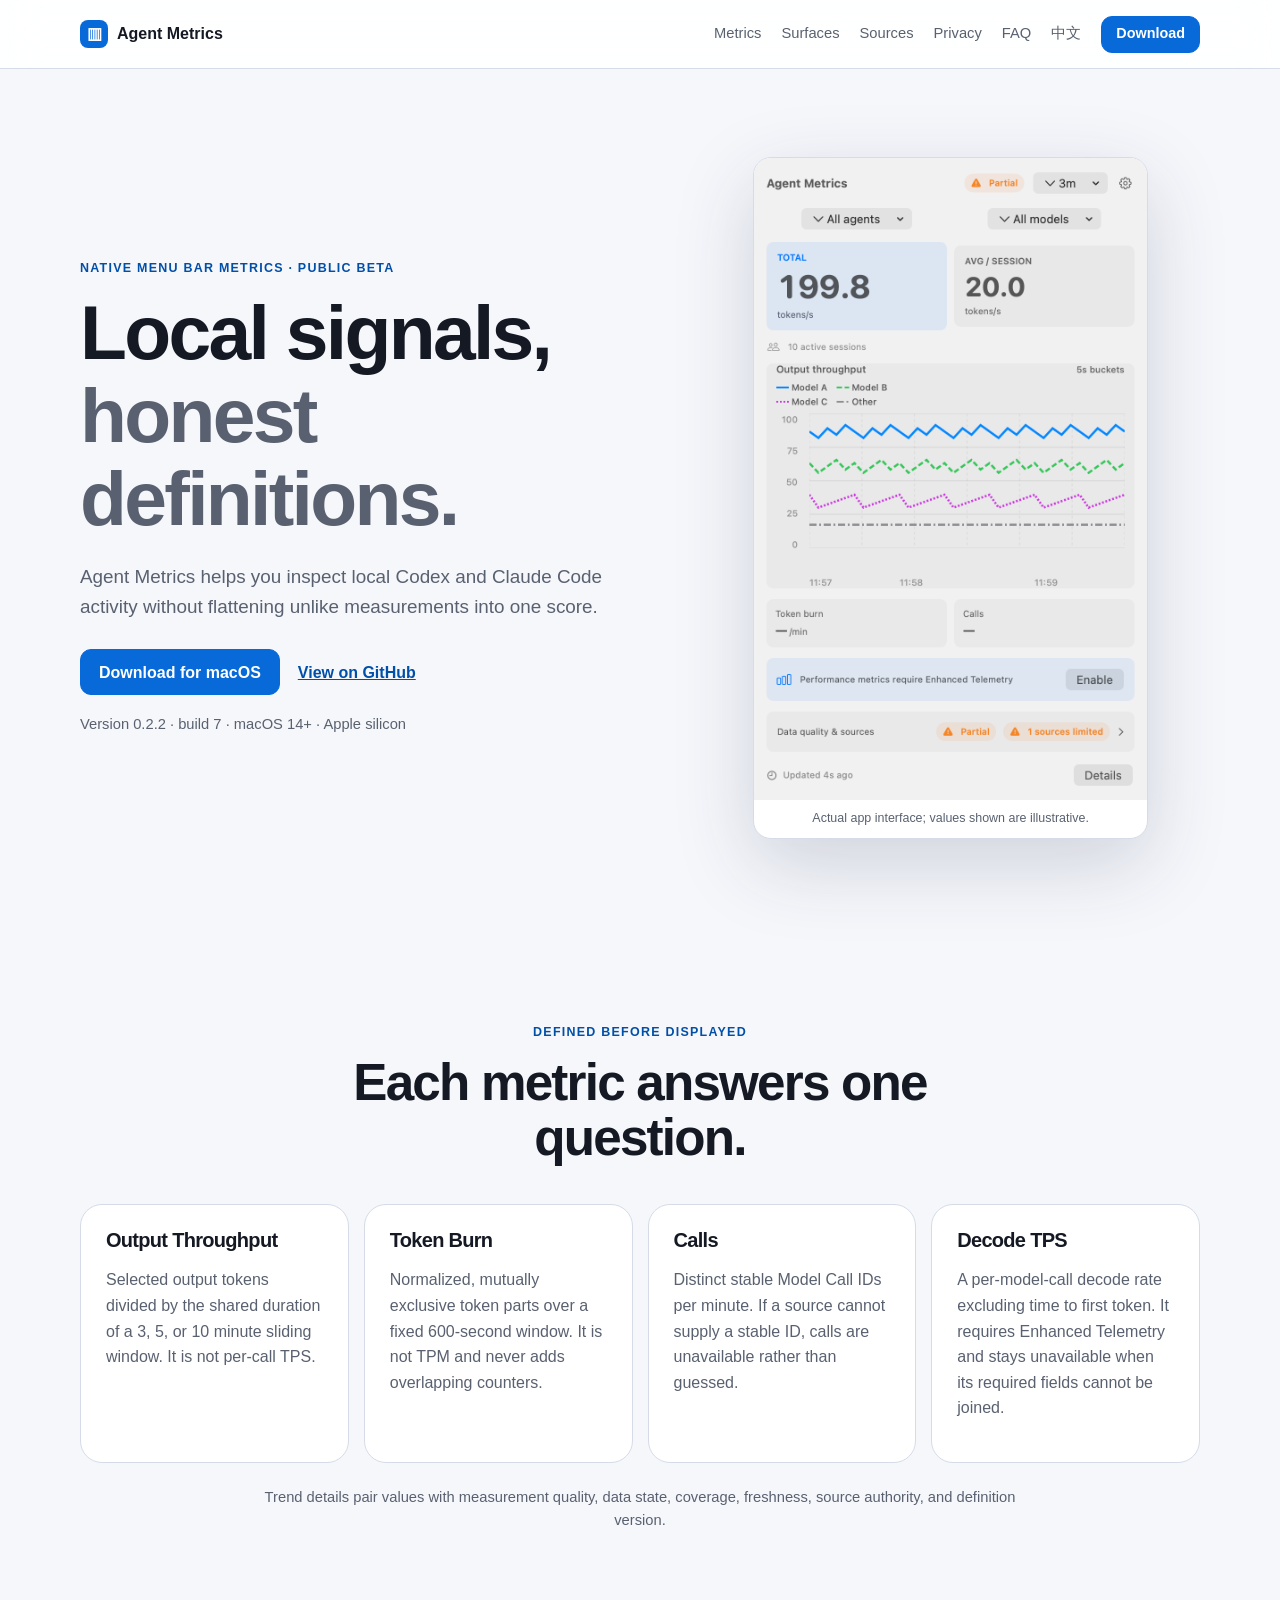
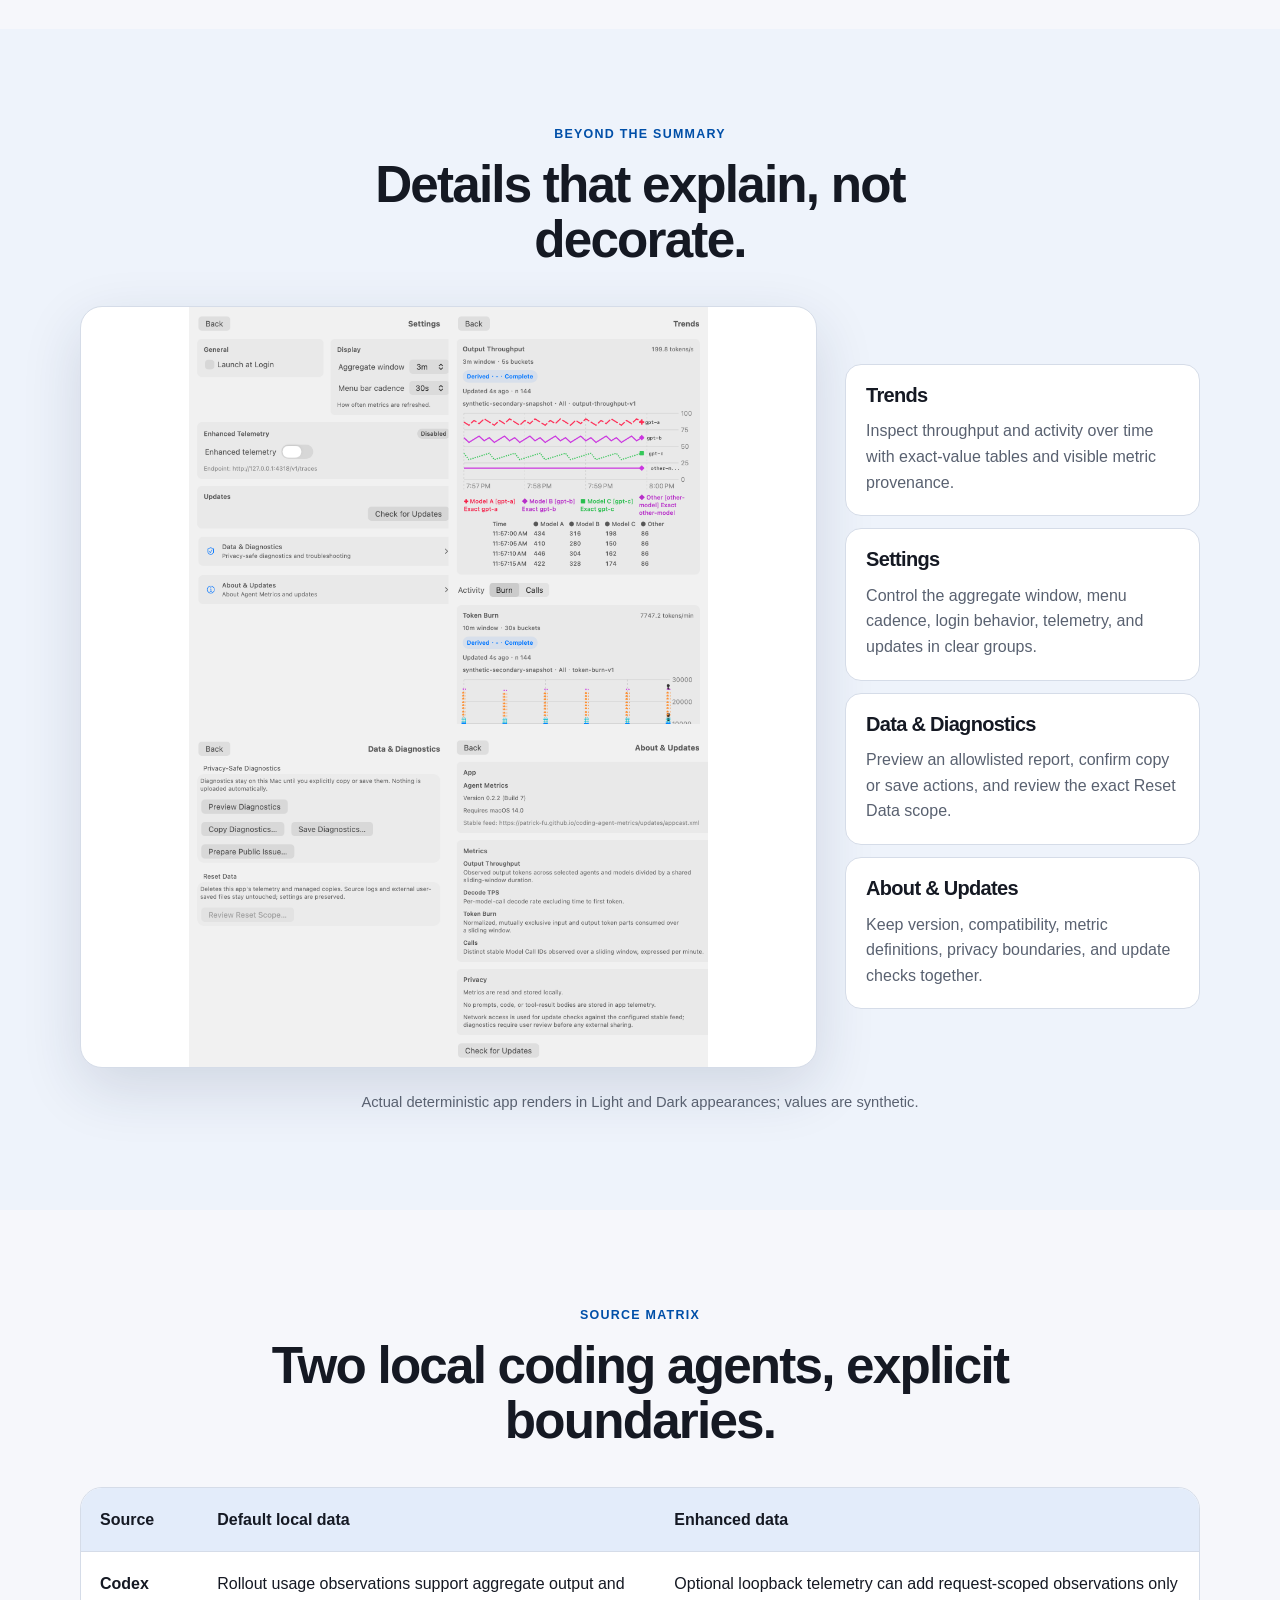
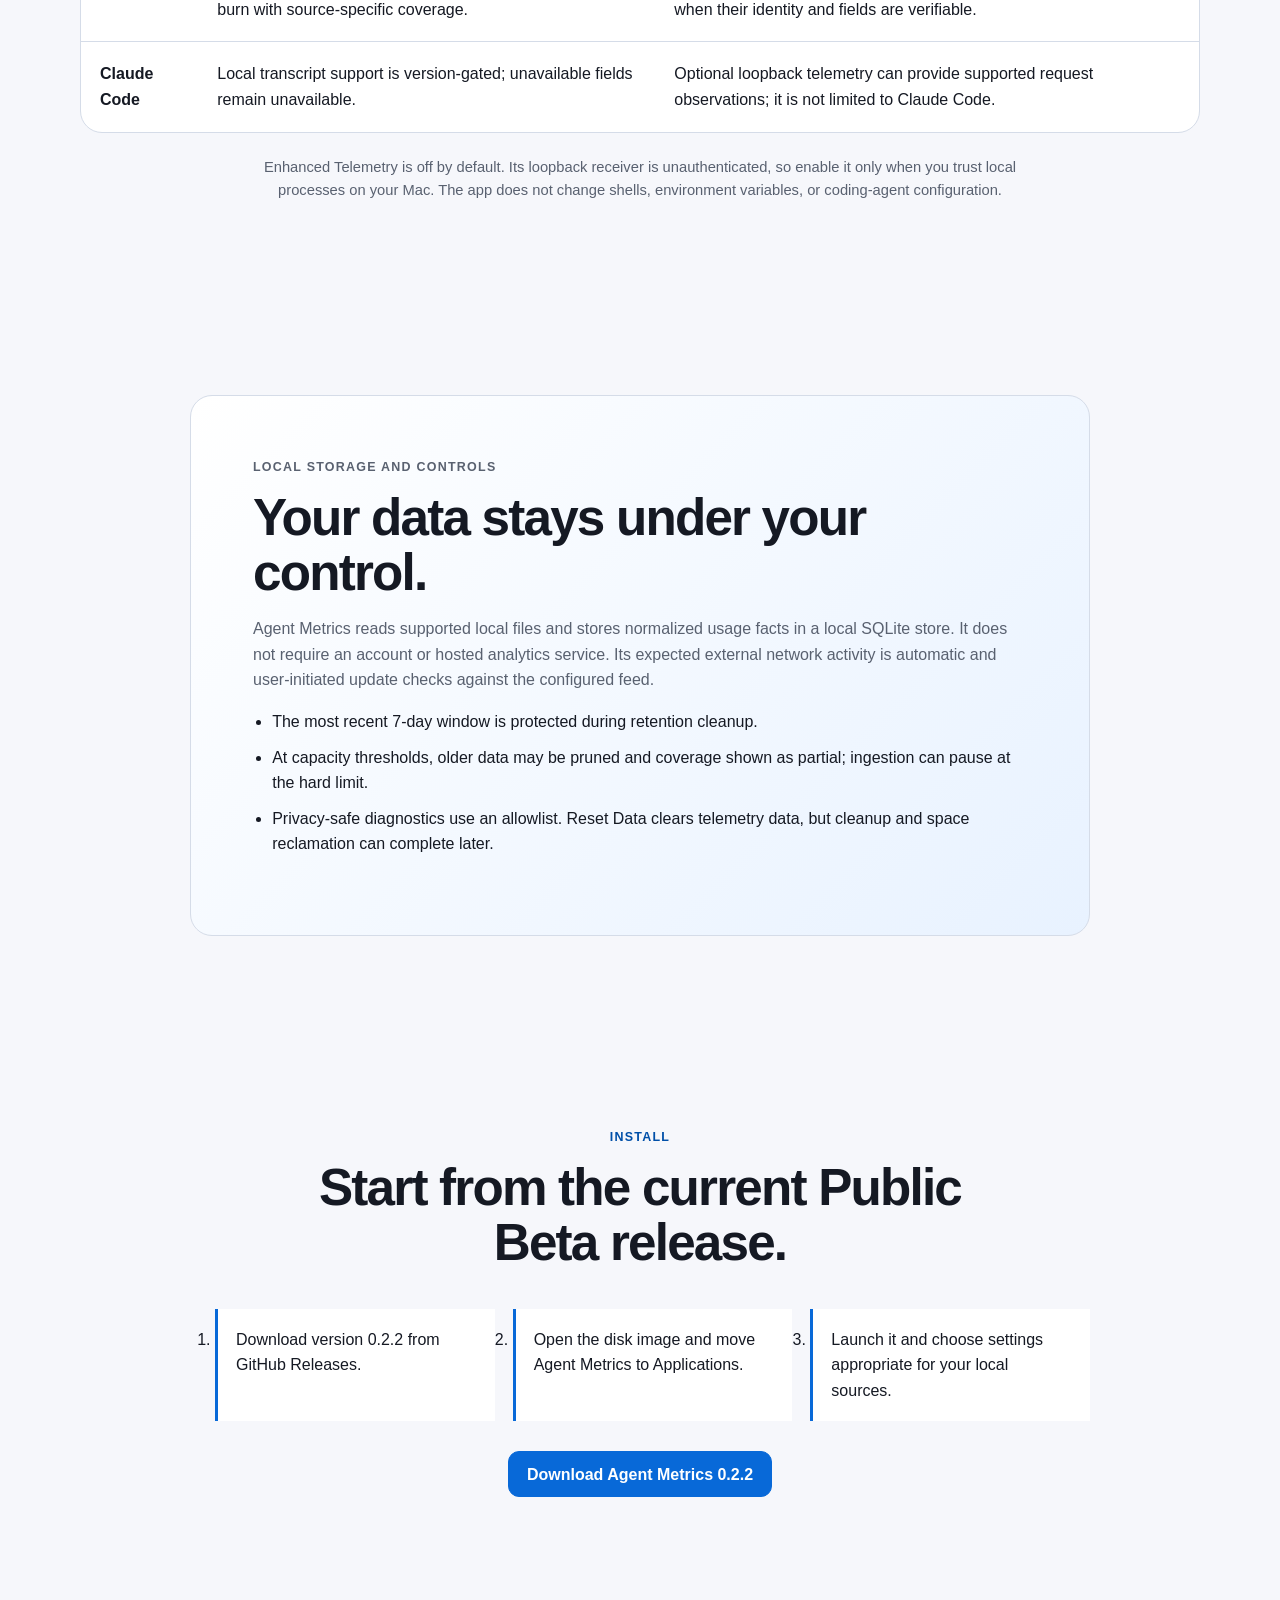
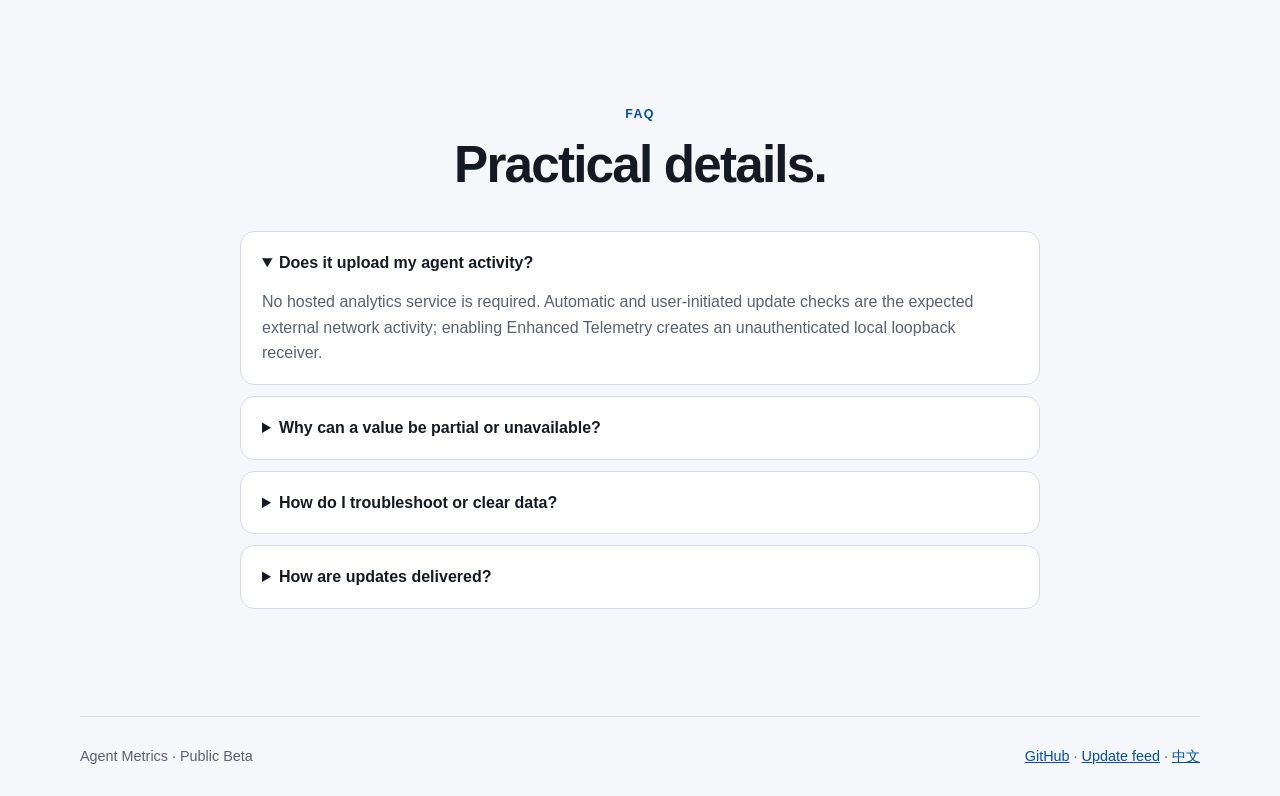
<file: index.html>
<!doctype html>
<html lang="en">
<head>
  <meta charset="utf-8">
  <meta name="viewport" content="width=device-width, initial-scale=1">
  <title>Agent Metrics — local coding-agent metrics for macOS</title>
  <meta name="description" content="A native macOS menu bar app for precise local coding-agent metrics: output throughput, token burn, calls, and optional request timing.">
  <meta name="theme-color" content="#f6f7fb">
  <meta property="og:type" content="website">
  <meta property="og:title" content="Agent Metrics for macOS">
  <meta property="og:description" content="Precise, local metrics for coding agents.">
  <meta property="og:image" content="https://patrick-fu.github.io/agent-metrics-macos/assets/og-image.png">
  <meta property="og:url" content="https://patrick-fu.github.io/agent-metrics-macos/">
  <meta name="twitter:card" content="summary_large_image">
  <meta name="twitter:title" content="Agent Metrics for macOS">
  <meta name="twitter:description" content="Precise, local metrics for coding agents.">
  <meta name="twitter:image" content="https://patrick-fu.github.io/agent-metrics-macos/assets/og-image.png">
  <link rel="canonical" href="https://patrick-fu.github.io/agent-metrics-macos/">
  <link rel="alternate" hreflang="en" href="https://patrick-fu.github.io/agent-metrics-macos/">
  <link rel="alternate" hreflang="zh-CN" href="https://patrick-fu.github.io/agent-metrics-macos/zh.html">
  <link rel="alternate" hreflang="x-default" href="https://patrick-fu.github.io/agent-metrics-macos/">
  <link rel="icon" href="assets/favicon.svg" type="image/svg+xml">
  <link rel="manifest" href="site.webmanifest">
  <link rel="stylesheet" href="styles.css">
  <script type="application/ld+json">{"@context":"https://schema.org","@type":"SoftwareApplication","name":"Agent Metrics","applicationCategory":"DeveloperApplication","operatingSystem":"macOS 14+","downloadUrl":"https://github.com/patrick-fu/agent-metrics-macos/releases/download/v0.2.2/AgentMetrics-0.2.2.dmg","softwareVersion":"0.2.2"}</script>
</head>
<body>
  <a class="skip-link" href="#content">Skip to content</a>
  <header class="site-header"><nav class="nav shell" aria-label="Primary navigation">
    <a class="brand" href="#top"><span class="brand-mark" aria-hidden="true">▥</span>Agent Metrics</a>
    <div class="nav-links"><a href="#metrics">Metrics</a><a href="#surfaces">Surfaces</a><a href="#agents">Sources</a><a href="#privacy">Privacy</a><a href="#faq">FAQ</a><a lang="zh-CN" href="zh.html">中文</a></div>
    <a class="button button-small" href="https://github.com/patrick-fu/agent-metrics-macos/releases/download/v0.2.2/AgentMetrics-0.2.2.dmg">Download</a>
  </nav></header>
  <main id="content">
    <section class="hero shell" id="top" aria-labelledby="hero-title"><div class="hero-copy">
      <p class="eyebrow">Native menu bar metrics · Public Beta</p>
      <h1 id="hero-title">Local signals, <span>honest definitions.</span></h1>
      <p class="hero-lede">Agent Metrics helps you inspect local Codex and Claude Code activity without flattening unlike measurements into one score.</p>
      <div class="hero-actions"><a class="button" href="https://github.com/patrick-fu/agent-metrics-macos/releases/download/v0.2.2/AgentMetrics-0.2.2.dmg">Download for macOS</a><a class="text-link" href="https://github.com/patrick-fu/agent-metrics-macos">View on GitHub</a></div>
      <p class="release-note">Version 0.2.2 · build 7 · macOS 14+ · Apple silicon</p>
    </div><figure class="app-frame"><img src="assets/summary-popover-2x.png" width="880" height="1438" alt="Agent Metrics menu bar summary showing an output throughput chart, token burn, active sessions, and data quality"><figcaption>Actual app interface; values shown are illustrative.</figcaption></figure></section>

    <section class="section shell" id="metrics" aria-labelledby="metrics-title"><div class="section-heading"><p class="eyebrow">Defined before displayed</p><h2 id="metrics-title">Each metric answers one question.</h2></div>
      <div class="metric-grid">
        <article class="metric-card"><h3>Output Throughput</h3><p>Selected output tokens divided by the shared duration of a 3, 5, or 10 minute sliding window. It is not per-call TPS.</p></article>
        <article class="metric-card"><h3>Token Burn</h3><p>Normalized, mutually exclusive token parts over a fixed 600-second window. It is not TPM and never adds overlapping counters.</p></article>
        <article class="metric-card"><h3>Calls</h3><p>Distinct stable Model Call IDs per minute. If a source cannot supply a stable ID, calls are unavailable rather than guessed.</p></article>
        <article class="metric-card"><h3>Decode TPS</h3><p>A per-model-call decode rate excluding time to first token. It requires Enhanced Telemetry and stays unavailable when its required fields cannot be joined.</p></article>
      </div>
      <p class="quality-note">Trend details pair values with measurement quality, data state, coverage, freshness, source authority, and definition version.</p>
    </section>

    <section class="section alt-section" id="surfaces" aria-labelledby="surfaces-title"><div class="shell"><div class="section-heading"><p class="eyebrow">Beyond the summary</p><h2 id="surfaces-title">Details that explain, not decorate.</h2></div><div class="surface-showcase">
      <picture class="surface-frame"><source media="(prefers-color-scheme: dark)" srcset="assets/secondary-surfaces-contact-sheet-dark-2x.png"><img src="assets/secondary-surfaces-contact-sheet-light-2x.png" width="1760" height="2574" alt="Agent Metrics Settings, Trends, Data and Diagnostics, and About and Updates surfaces"></picture>
      <div class="surface-list"><article><h3>Trends</h3><p>Inspect throughput and activity over time with exact-value tables and visible metric provenance.</p></article><article><h3>Settings</h3><p>Control the aggregate window, menu cadence, login behavior, telemetry, and updates in clear groups.</p></article><article><h3>Data &amp; Diagnostics</h3><p>Preview an allowlisted report, confirm copy or save actions, and review the exact Reset Data scope.</p></article><article><h3>About &amp; Updates</h3><p>Keep version, compatibility, metric definitions, privacy boundaries, and update checks together.</p></article></div>
    </div><p class="section-note">Actual deterministic app renders in Light and Dark appearances; values are synthetic.</p></div></section>

    <section class="section" id="agents" aria-labelledby="agents-title"><div class="shell"><div class="section-heading"><p class="eyebrow">Source matrix</p><h2 id="agents-title">Two local coding agents, explicit boundaries.</h2></div>
      <div class="source-table" role="region" aria-label="Source capability matrix" tabindex="0"><table><thead><tr><th>Source</th><th>Default local data</th><th>Enhanced data</th></tr></thead><tbody>
        <tr><th>Codex</th><td>Rollout usage observations support aggregate output and burn with source-specific coverage.</td><td>Optional loopback telemetry can add request-scoped observations only when their identity and fields are verifiable.</td></tr>
        <tr><th>Claude Code</th><td>Local transcript support is version-gated; unavailable fields remain unavailable.</td><td>Optional loopback telemetry can provide supported request observations; it is not limited to Claude Code.</td></tr>
      </tbody></table></div>
      <p class="section-note">Enhanced Telemetry is off by default. Its loopback receiver is unauthenticated, so enable it only when you trust local processes on your Mac. The app does not change shells, environment variables, or coding-agent configuration.</p>
    </div></section>

    <section class="section shell" id="privacy" aria-labelledby="privacy-title"><div class="privacy-card"><div><p class="eyebrow">Local storage and controls</p><h2 id="privacy-title">Your data stays under your control.</h2>
      <p>Agent Metrics reads supported local files and stores normalized usage facts in a local SQLite store. It does not require an account or hosted analytics service. Its expected external network activity is automatic and user-initiated update checks against the configured feed.</p>
      <ul><li>The most recent 7-day window is protected during retention cleanup.</li><li>At capacity thresholds, older data may be pruned and coverage shown as partial; ingestion can pause at the hard limit.</li><li>Privacy-safe diagnostics use an allowlist. Reset Data clears telemetry data, but cleanup and space reclamation can complete later.</li></ul>
    </div></div></section>

    <section class="section shell" id="install" aria-labelledby="install-title"><div class="section-heading"><p class="eyebrow">Install</p><h2 id="install-title">Start from the current Public Beta release.</h2></div><ol class="install-steps"><li>Download version 0.2.2 from GitHub Releases.</li><li>Open the disk image and move Agent Metrics to Applications.</li><li>Launch it and choose settings appropriate for your local sources.</li></ol><p class="centered"><a class="button" href="https://github.com/patrick-fu/agent-metrics-macos/releases/download/v0.2.2/AgentMetrics-0.2.2.dmg">Download Agent Metrics 0.2.2</a></p></section>

    <section class="section shell" id="faq" aria-labelledby="faq-title"><div class="section-heading"><p class="eyebrow">FAQ</p><h2 id="faq-title">Practical details.</h2></div><div class="faq-list">
      <details open><summary>Does it upload my agent activity?</summary><p>No hosted analytics service is required. Automatic and user-initiated update checks are the expected external network activity; enabling Enhanced Telemetry creates an unauthenticated local loopback receiver.</p></details>
      <details><summary>Why can a value be partial or unavailable?</summary><p>Sources differ in their durable fields and boundaries. Agent Metrics surfaces missing coverage and does not substitute a different measurement.</p></details>
      <details><summary>How do I troubleshoot or clear data?</summary><p>Use Data &amp; Diagnostics for an allowlisted diagnostic preview, copy, save, or public-issue preparation; use Reset Data after reviewing its scope.</p></details>
      <details><summary>How are updates delivered?</summary><p>Public Beta is a product-maturity label, not an update channel. The production update feed contains only published, non-prerelease GitHub Releases.</p></details>
    </div></section>
  </main>
  <footer class="site-footer shell"><span>Agent Metrics · Public Beta</span><span><a href="https://github.com/patrick-fu/agent-metrics-macos">GitHub</a> · <a href="updates/appcast.xml">Update feed</a> · <a lang="zh-CN" href="zh.html">中文</a></span></footer>
</body></html>
</file>
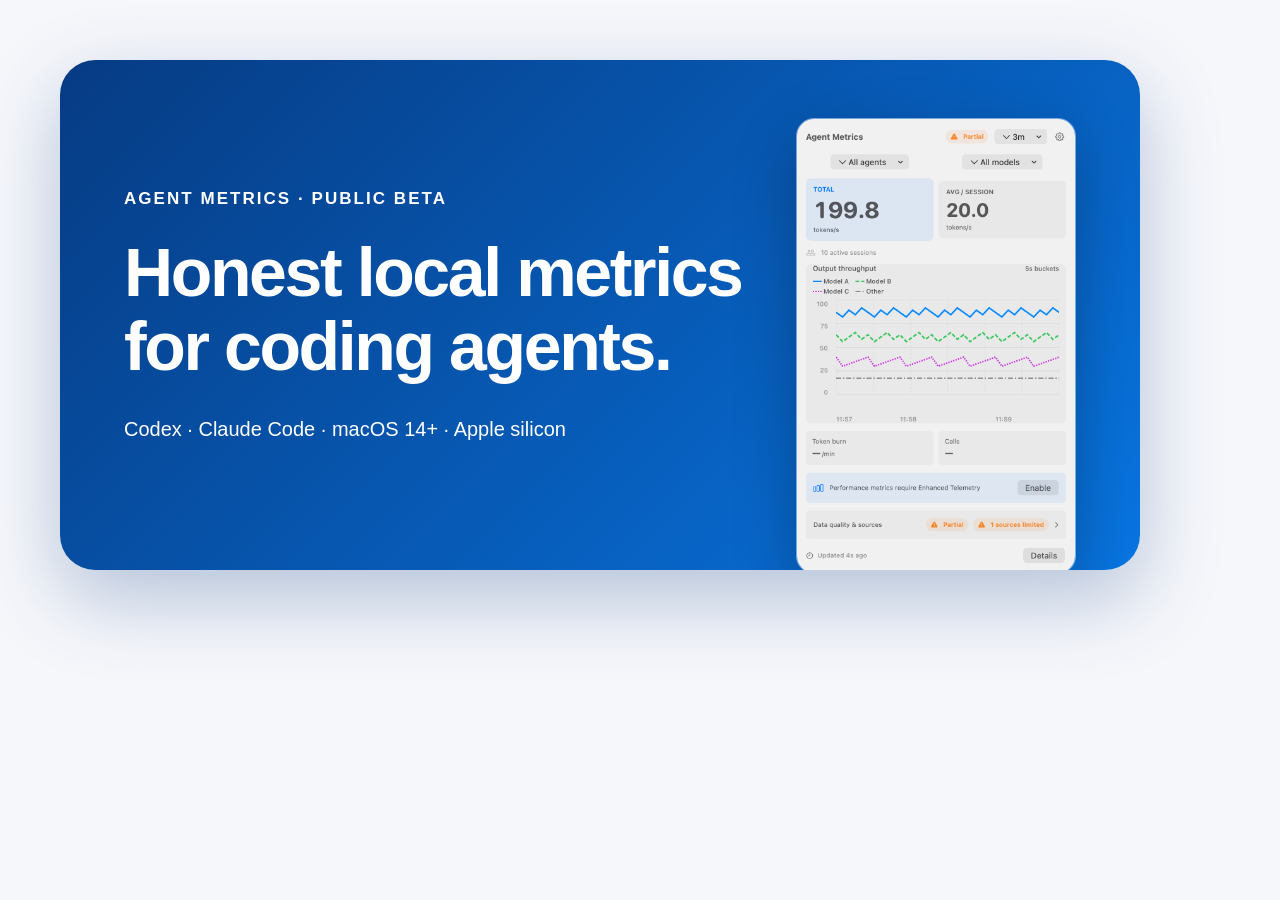
<file: og-card.html>
<!doctype html>
<html lang="en"><head><meta charset="utf-8"><meta name="viewport" content="width=1200, initial-scale=1"><title>Agent Metrics social card source</title><link rel="stylesheet" href="styles.css"></head>
<body class="og-card-page"><main class="og-card" aria-label="Agent Metrics for macOS"><div class="og-copy"><p>AGENT METRICS · PUBLIC BETA</p><h1>Honest local metrics<br>for coding agents.</h1><span>Codex · Claude Code · macOS 14+ · Apple silicon</span></div><div class="og-app" aria-hidden="true"><img src="assets/summary-popover-2x.png" width="880" height="1438" alt=""></div></main></body></html>
</file>
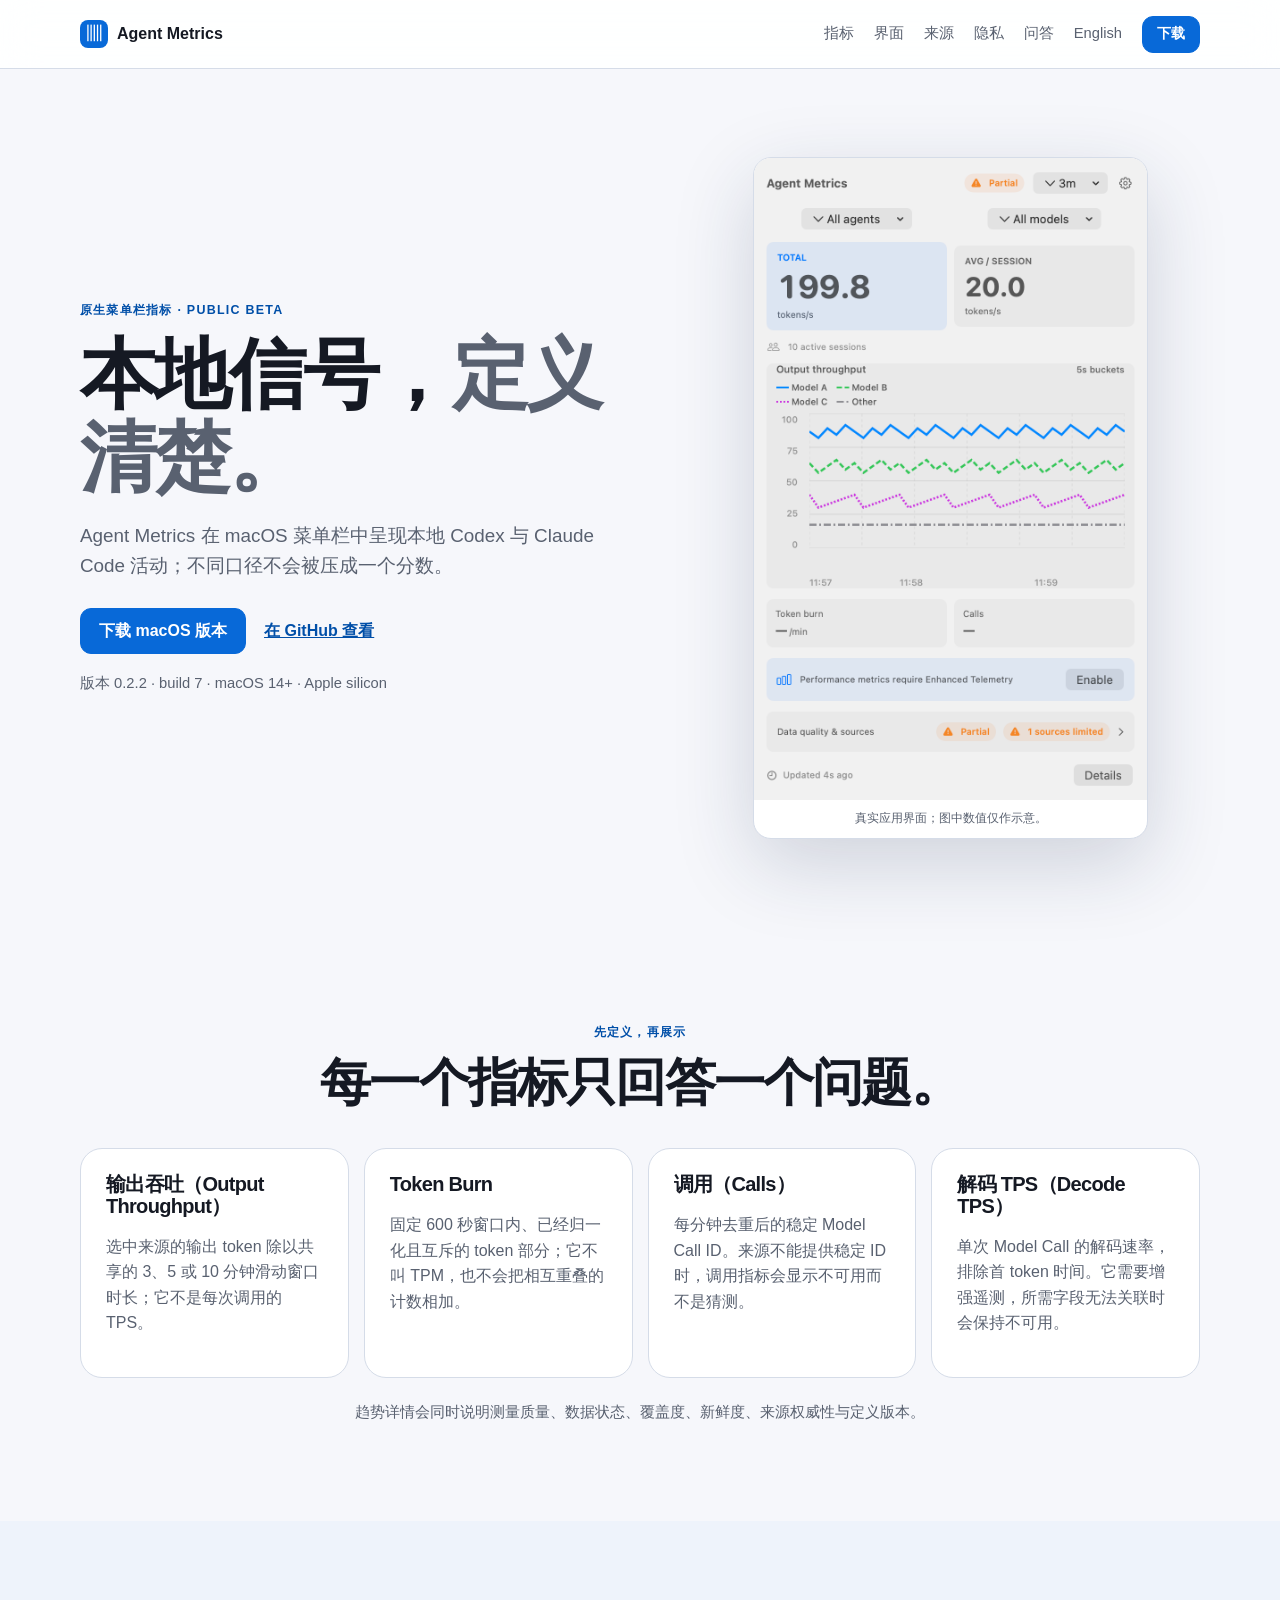
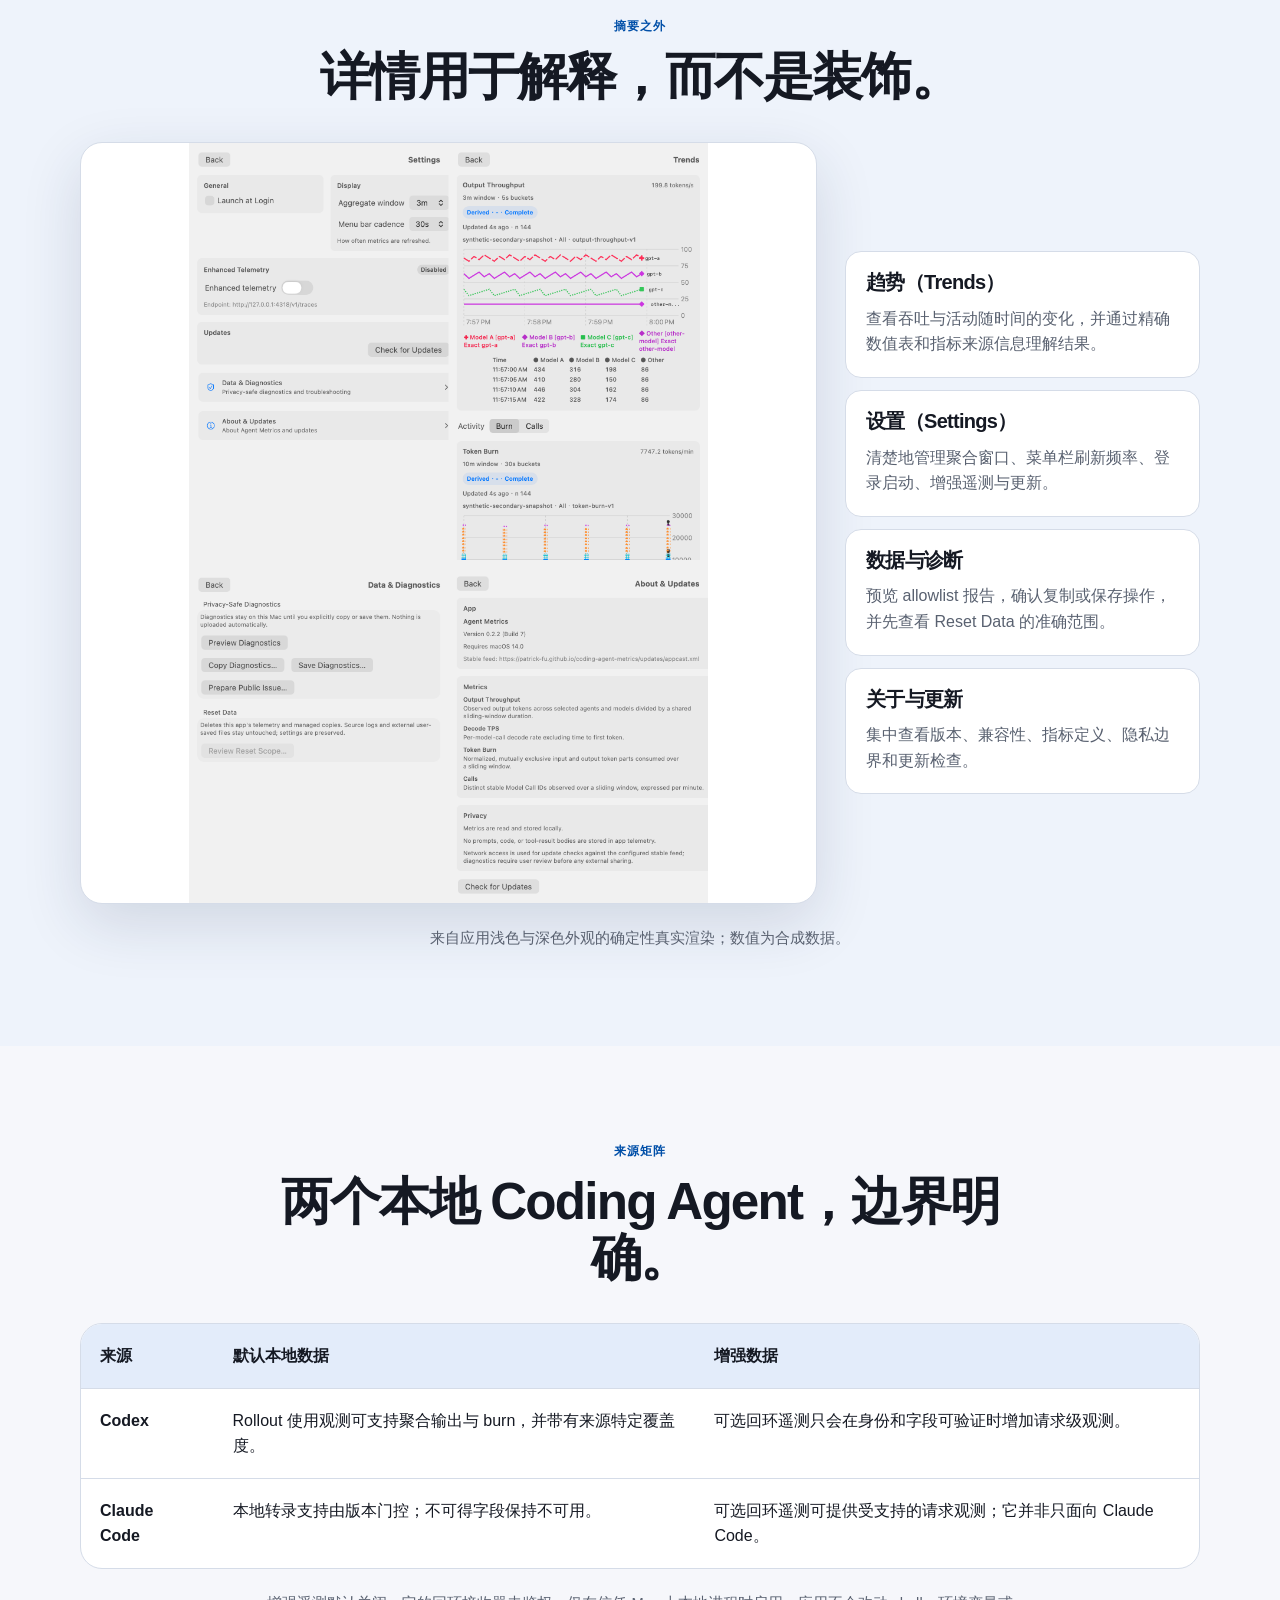
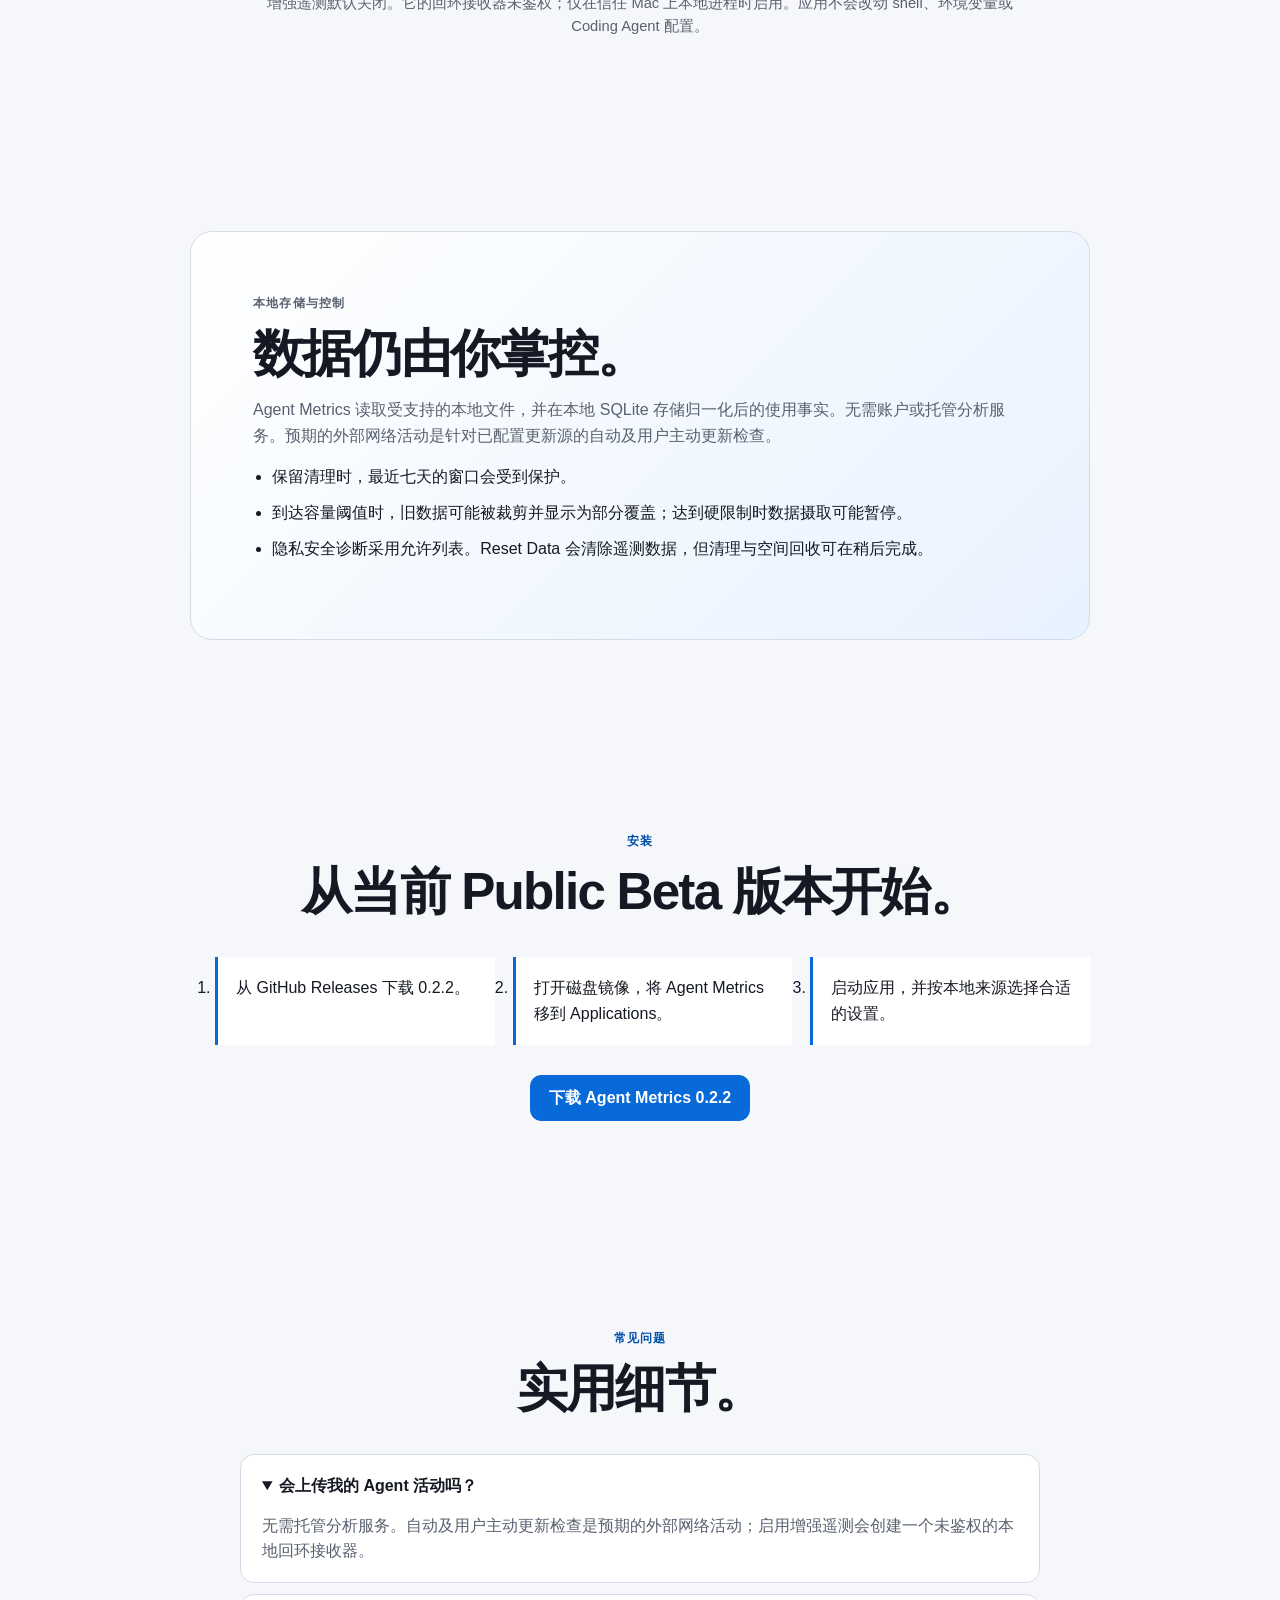
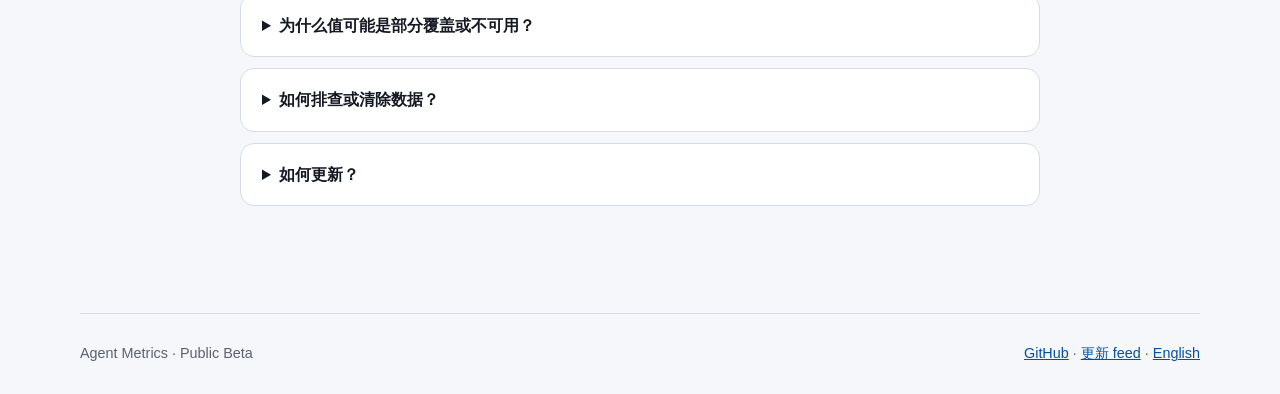
<file: zh.html>
<!doctype html>
<html lang="zh-CN">
<head>
  <meta charset="utf-8">
  <meta name="viewport" content="width=device-width, initial-scale=1">
  <title>Agent Metrics — macOS 本地 Coding Agent 指标</title>
  <meta name="description" content="原生 macOS 菜单栏应用：在本地查看 Coding Agent 的输出吞吐、Token Burn、调用与可选请求时序指标。">
  <meta name="theme-color" content="#f6f7fb">
  <meta property="og:type" content="website"><meta property="og:title" content="Agent Metrics for macOS"><meta property="og:description" content="为 Coding Agent 提供定义明确的本地指标。"><meta property="og:image" content="https://patrick-fu.github.io/agent-metrics-macos/assets/og-image.png"><meta property="og:url" content="https://patrick-fu.github.io/agent-metrics-macos/zh.html">
  <meta name="twitter:card" content="summary_large_image"><meta name="twitter:title" content="Agent Metrics for macOS"><meta name="twitter:description" content="为 Coding Agent 提供定义明确的本地指标。"><meta name="twitter:image" content="https://patrick-fu.github.io/agent-metrics-macos/assets/og-image.png">
  <link rel="canonical" href="https://patrick-fu.github.io/agent-metrics-macos/zh.html"><link rel="alternate" hreflang="en" href="https://patrick-fu.github.io/agent-metrics-macos/"><link rel="alternate" hreflang="zh-CN" href="https://patrick-fu.github.io/agent-metrics-macos/zh.html"><link rel="alternate" hreflang="x-default" href="https://patrick-fu.github.io/agent-metrics-macos/">
  <link rel="icon" href="assets/favicon.svg" type="image/svg+xml"><link rel="manifest" href="site.webmanifest"><link rel="stylesheet" href="styles.css">
  <script type="application/ld+json">{"@context":"https://schema.org","@type":"SoftwareApplication","name":"Agent Metrics","applicationCategory":"DeveloperApplication","operatingSystem":"macOS 14+","downloadUrl":"https://github.com/patrick-fu/agent-metrics-macos/releases/download/v0.2.2/AgentMetrics-0.2.2.dmg","softwareVersion":"0.2.2","inLanguage":"zh-CN"}</script>
</head>
<body>
  <a class="skip-link" href="#content">跳到主要内容</a>
  <header class="site-header"><nav class="nav shell" aria-label="主导航"><a class="brand" href="#top"><span class="brand-mark" aria-hidden="true">▥</span>Agent Metrics</a><div class="nav-links"><a href="#metrics">指标</a><a href="#surfaces">界面</a><a href="#agents">来源</a><a href="#privacy">隐私</a><a href="#faq">问答</a><a lang="en" href="index.html">English</a></div><a class="button button-small" href="https://github.com/patrick-fu/agent-metrics-macos/releases/download/v0.2.2/AgentMetrics-0.2.2.dmg">下载</a></nav></header>
  <main id="content">
    <section class="hero shell" id="top" aria-labelledby="hero-title"><div class="hero-copy"><p class="eyebrow">原生菜单栏指标 · Public Beta</p><h1 id="hero-title">本地信号，<span>定义清楚。</span></h1><p class="hero-lede">Agent Metrics 在 macOS 菜单栏中呈现本地 Codex 与 Claude Code 活动；不同口径不会被压成一个分数。</p><div class="hero-actions"><a class="button" href="https://github.com/patrick-fu/agent-metrics-macos/releases/download/v0.2.2/AgentMetrics-0.2.2.dmg">下载 macOS 版本</a><a class="text-link" href="https://github.com/patrick-fu/agent-metrics-macos">在 GitHub 查看</a></div><p class="release-note">版本 0.2.2 · build 7 · macOS 14+ · Apple silicon</p></div><figure class="app-frame"><img src="assets/summary-popover-2x.png" width="880" height="1438" alt="Agent Metrics 菜单栏摘要，含输出吞吐图、Token Burn、活跃会话和数据质量"><figcaption>真实应用界面；图中数值仅作示意。</figcaption></figure></section>
    <section class="section shell" id="metrics" aria-labelledby="metrics-title"><div class="section-heading"><p class="eyebrow">先定义，再展示</p><h2 id="metrics-title">每一个指标只回答一个问题。</h2></div><div class="metric-grid"><article class="metric-card"><h3>输出吞吐（Output Throughput）</h3><p>选中来源的输出 token 除以共享的 3、5 或 10 分钟滑动窗口时长；它不是每次调用的 TPS。</p></article><article class="metric-card"><h3>Token Burn</h3><p>固定 600 秒窗口内、已经归一化且互斥的 token 部分；它不叫 TPM，也不会把相互重叠的计数相加。</p></article><article class="metric-card"><h3>调用（Calls）</h3><p>每分钟去重后的稳定 Model Call ID。来源不能提供稳定 ID 时，调用指标会显示不可用而不是猜测。</p></article><article class="metric-card"><h3>解码 TPS（Decode TPS）</h3><p>单次 Model Call 的解码速率，排除首 token 时间。它需要增强遥测，所需字段无法关联时会保持不可用。</p></article></div><p class="quality-note">趋势详情会同时说明测量质量、数据状态、覆盖度、新鲜度、来源权威性与定义版本。</p></section>
    <section class="section alt-section" id="surfaces" aria-labelledby="surfaces-title"><div class="shell"><div class="section-heading"><p class="eyebrow">摘要之外</p><h2 id="surfaces-title">详情用于解释，而不是装饰。</h2></div><div class="surface-showcase"><picture class="surface-frame"><source media="(prefers-color-scheme: dark)" srcset="assets/secondary-surfaces-contact-sheet-dark-2x.png"><img src="assets/secondary-surfaces-contact-sheet-light-2x.png" width="1760" height="2574" alt="Agent Metrics 的设置、趋势、数据与诊断、关于与更新界面"></picture><div class="surface-list"><article><h3>趋势（Trends）</h3><p>查看吞吐与活动随时间的变化，并通过精确数值表和指标来源信息理解结果。</p></article><article><h3>设置（Settings）</h3><p>清楚地管理聚合窗口、菜单栏刷新频率、登录启动、增强遥测与更新。</p></article><article><h3>数据与诊断</h3><p>预览 allowlist 报告，确认复制或保存操作，并先查看 Reset Data 的准确范围。</p></article><article><h3>关于与更新</h3><p>集中查看版本、兼容性、指标定义、隐私边界和更新检查。</p></article></div></div><p class="section-note">来自应用浅色与深色外观的确定性真实渲染；数值为合成数据。</p></div></section>
    <section class="section" id="agents" aria-labelledby="agents-title"><div class="shell"><div class="section-heading"><p class="eyebrow">来源矩阵</p><h2 id="agents-title">两个本地 Coding Agent，边界明确。</h2></div><div class="source-table" role="region" aria-label="来源能力矩阵" tabindex="0"><table><thead><tr><th>来源</th><th>默认本地数据</th><th>增强数据</th></tr></thead><tbody><tr><th>Codex</th><td>Rollout 使用观测可支持聚合输出与 burn，并带有来源特定覆盖度。</td><td>可选回环遥测只会在身份和字段可验证时增加请求级观测。</td></tr><tr><th>Claude Code</th><td>本地转录支持由版本门控；不可得字段保持不可用。</td><td>可选回环遥测可提供受支持的请求观测；它并非只面向 Claude Code。</td></tr></tbody></table></div><p class="section-note">增强遥测默认关闭。它的回环接收器未鉴权；仅在信任 Mac 上本地进程时启用。应用不会改动 shell、环境变量或 Coding Agent 配置。</p></div></section>
    <section class="section shell" id="privacy" aria-labelledby="privacy-title"><div class="privacy-card"><div><p class="eyebrow">本地存储与控制</p><h2 id="privacy-title">数据仍由你掌控。</h2><p>Agent Metrics 读取受支持的本地文件，并在本地 SQLite 存储归一化后的使用事实。无需账户或托管分析服务。预期的外部网络活动是针对已配置更新源的自动及用户主动更新检查。</p><ul><li>保留清理时，最近七天的窗口会受到保护。</li><li>到达容量阈值时，旧数据可能被裁剪并显示为部分覆盖；达到硬限制时数据摄取可能暂停。</li><li>隐私安全诊断采用允许列表。Reset Data 会清除遥测数据，但清理与空间回收可在稍后完成。</li></ul></div></div></section>
    <section class="section shell" id="install" aria-labelledby="install-title"><div class="section-heading"><p class="eyebrow">安装</p><h2 id="install-title">从当前 Public Beta 版本开始。</h2></div><ol class="install-steps"><li>从 GitHub Releases 下载 0.2.2。</li><li>打开磁盘镜像，将 Agent Metrics 移到 Applications。</li><li>启动应用，并按本地来源选择合适的设置。</li></ol><p class="centered"><a class="button" href="https://github.com/patrick-fu/agent-metrics-macos/releases/download/v0.2.2/AgentMetrics-0.2.2.dmg">下载 Agent Metrics 0.2.2</a></p></section>
    <section class="section shell" id="faq" aria-labelledby="faq-title"><div class="section-heading"><p class="eyebrow">常见问题</p><h2 id="faq-title">实用细节。</h2></div><div class="faq-list"><details open><summary>会上传我的 Agent 活动吗？</summary><p>无需托管分析服务。自动及用户主动更新检查是预期的外部网络活动；启用增强遥测会创建一个未鉴权的本地回环接收器。</p></details><details><summary>为什么值可能是部分覆盖或不可用？</summary><p>不同来源拥有不同的持久字段与边界。Agent Metrics 会显示缺少的覆盖度，不会以另一种度量偷换。</p></details><details><summary>如何排查或清除数据？</summary><p>在 Data &amp; Diagnostics 中可预览、复制、保存允许列表中的诊断信息，或准备公开 issue；查看 Reset Data 的范围后再确认清除。</p></details><details><summary>如何更新？</summary><p>Public Beta 是产品成熟度标签，不是更新通道；生产更新 feed 只包含已发布且非 prerelease 的 GitHub Release。</p></details></div></section>
  </main><footer class="site-footer shell"><span>Agent Metrics · Public Beta</span><span><a href="https://github.com/patrick-fu/agent-metrics-macos">GitHub</a> · <a href="updates/appcast.xml">更新 feed</a> · <a lang="en" href="index.html">English</a></span></footer>
</body></html>
</file>
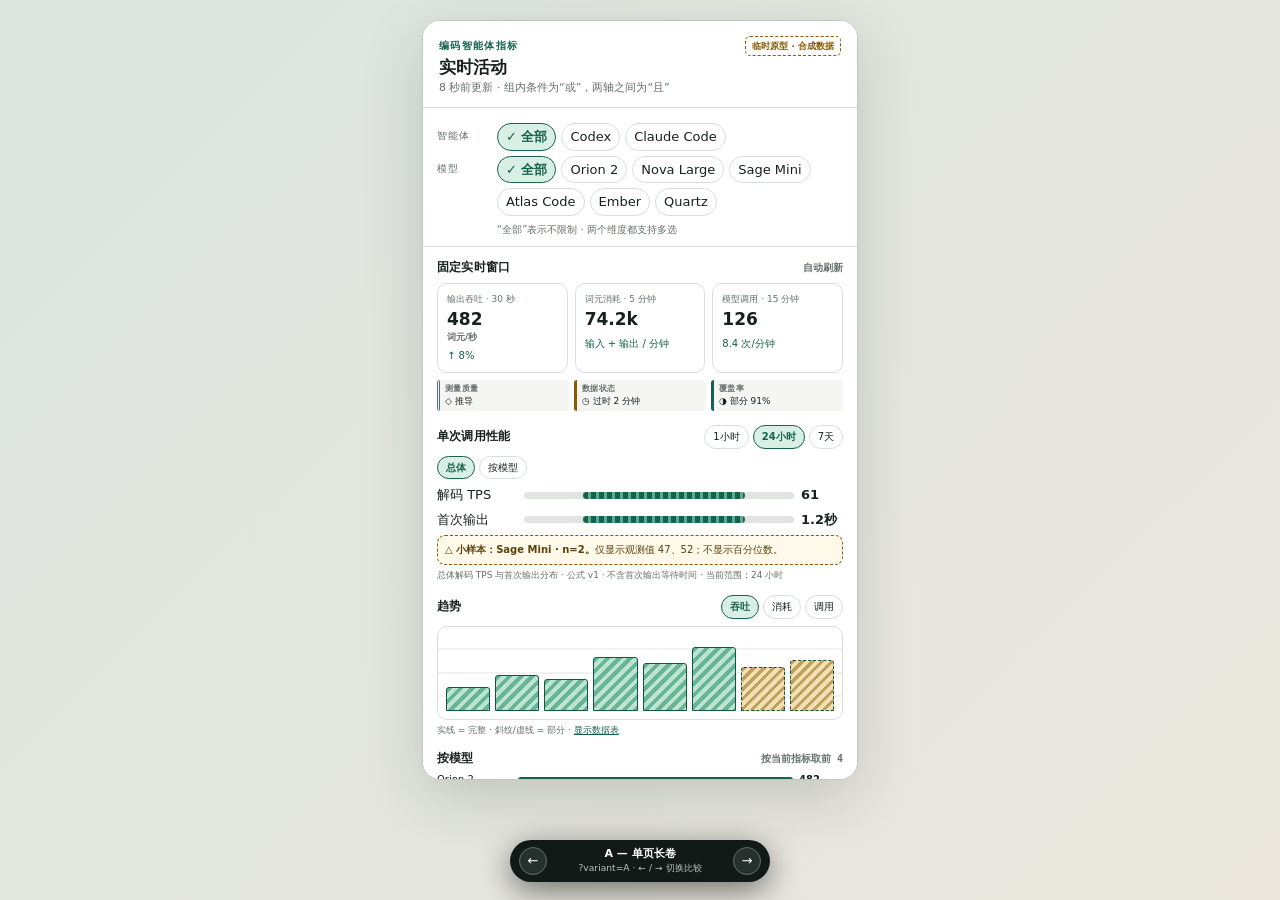
<file: prototype/compact-popover.throwaway.html>
<!doctype html>
<html lang="zh-CN">
<head>
  <meta charset="utf-8">
  <meta name="viewport" content="width=device-width, initial-scale=1">
  <title>紧凑弹窗信息架构临时原型</title>
  <!-- 临时原型：四种紧凑弹窗信息架构，可通过 ?variant=A/B/C/D 切换。 -->
  <style>
    :root{color-scheme:light dark;--bg:#f4f2ed;--panel:#fff;--ink:#17211d;--muted:#647069;--line:#d9ded9;--accent:#16624c;--accent2:#d9eee5;--warn:#8a5b00;--bad:#9b3232;--shadow:0 18px 60px #10251b2b;font:13px/1.35 -apple-system,BlinkMacSystemFont,"SF Pro Text",system-ui,sans-serif}
    *{box-sizing:border-box} body{margin:0;background:linear-gradient(135deg,#dce5df,#ece8df);color:var(--ink);min-height:100vh;padding:20px 0 90px} button{font:inherit;color:inherit} button:focus-visible{outline:3px solid #2e78d2;outline-offset:2px}
    .popover{width:436px;min-height:620px;max-height:760px;overflow:auto;margin:auto;background:var(--panel);border:1px solid #bfc9c1;border-radius:18px;box-shadow:var(--shadow)}
    header{padding:15px 16px 11px;border-bottom:1px solid var(--line);background:color-mix(in srgb,var(--panel) 94%,transparent);z-index:4} .sticky{position:sticky;top:0}.eyebrow{font-size:10px;font-weight:800;letter-spacing:.13em;text-transform:uppercase;color:var(--accent)} h1,h2,h3,p{margin:0}h1{font-size:17px;margin-top:2px}.sub{font-size:11px;color:var(--muted);margin-top:3px}.prototype-mark{border:1px dashed var(--warn);color:var(--warn);padding:3px 6px;border-radius:5px;font-size:9px;font-weight:800;float:right}
    .filters{padding:10px 14px;border-bottom:1px solid var(--line);background:var(--panel)}.filter-row{display:grid;grid-template-columns:52px 1fr;gap:8px;align-items:start;margin:5px 0}.filter-label{font-size:10px;text-transform:uppercase;letter-spacing:.08em;color:var(--muted);padding-top:6px}.chips{display:flex;flex-wrap:wrap;gap:5px}.chip,.seg button,.tabbar button,.metric-tabs button{border:1px solid var(--line);background:var(--panel);border-radius:999px;padding:4px 8px;cursor:pointer}.chip[aria-pressed=true],.seg button[aria-pressed=true],.tabbar button[aria-selected=true],.metric-tabs button[aria-selected=true]{border-color:var(--accent);background:var(--accent2);color:var(--accent);font-weight:700}.chip[aria-pressed=true]::before{content:"✓ ";font-weight:900}.logic{font-size:10px;color:var(--muted);padding:2px 0 0 60px}
    main{padding:12px 14px 18px}.section{margin-bottom:14px}.section-head{display:flex;align-items:baseline;justify-content:space-between;margin-bottom:7px}.section h2{font-size:12px;letter-spacing:.02em}.window{font:600 10px ui-monospace,SFMono-Regular,monospace;color:var(--muted)}
    .kpis{display:grid;grid-template-columns:repeat(3,1fr);gap:7px}.kpi{border:1px solid var(--line);border-radius:10px;padding:9px;background:var(--panel)}.kpi strong{display:block;font-size:17px;margin:3px 0}.kpi small{display:block;color:var(--muted);font-size:9px}.delta{font-size:10px;color:var(--accent)}
    .meta3{display:grid;grid-template-columns:repeat(3,1fr);gap:5px;margin-top:7px}.meta{border-left:3px solid var(--line);padding:4px 5px;background:#f5f6f4;border-radius:3px;font-size:9px}.meta b{display:block;font-size:8px;letter-spacing:.05em;text-transform:uppercase;color:var(--muted)}.meta.quality{border-left-style:double;border-left-color:#536d94}.meta.state{border-left-color:var(--warn)}.meta.coverage{border-left-color:var(--accent)}
    .seg,.tabbar,.metric-tabs{display:flex;gap:4px}.seg button,.tabbar button,.metric-tabs button{font-size:10px}.range-line{display:grid;grid-template-columns:80px 1fr 42px;gap:7px;align-items:center;margin:7px 0}.track{height:7px;border-radius:8px;background:#e1e5e1;position:relative}.track::after{content:"";position:absolute;left:22%;right:18%;top:0;bottom:0;border-radius:8px;background:repeating-linear-gradient(90deg,var(--accent),var(--accent) 5px,#5eaa8f 5px,#5eaa8f 8px)}.low-n{border:1px dashed var(--warn);border-radius:8px;padding:7px;background:#fff9e9;color:#59420f;font-size:10px}.low-n::before{content:"△ ";font-weight:900}
    .chart{height:94px;border:1px solid var(--line);border-radius:10px;padding:8px;background:linear-gradient(to bottom,transparent 23%,#dfe4df 24%,transparent 25%,transparent 49%,#dfe4df 50%,transparent 51%,transparent 74%,#dfe4df 75%,transparent 76%);display:flex;align-items:flex-end;gap:5px}.bar{flex:1;border:1px solid #115642;background:repeating-linear-gradient(135deg,#68b595,#68b595 4px,#bde4d3 4px,#bde4d3 8px);border-radius:3px 3px 0 0}.bar.partial{border-style:dashed;background:repeating-linear-gradient(135deg,#c0a05d,#c0a05d 3px,#f2dfb3 3px,#f2dfb3 7px)}.chart-key{font-size:9px;color:var(--muted);margin-top:4px}.table-link{border:0;background:none;color:var(--accent);text-decoration:underline;padding:0;cursor:pointer}
    .rank{display:grid;grid-template-columns:75px 1fr 44px;gap:6px;align-items:center;margin:5px 0;font-size:10px}.rank i{height:6px;background:var(--accent);border-radius:3px}.rank.other i{background:repeating-linear-gradient(90deg,#68736d,#68736d 4px,#c9cfcb 4px,#c9cfcb 7px)}
    .switcher{position:fixed;z-index:20;left:50%;bottom:18px;transform:translateX(-50%);display:flex;align-items:center;gap:9px;background:#121a17;color:white;border-radius:999px;padding:7px 9px;box-shadow:0 8px 32px #0008}.switcher button{width:28px;height:28px;border:1px solid #62706a;background:#26312d;color:#fff;border-radius:50%;cursor:pointer}.switcher b{min-width:168px;text-align:center;font-size:11px}.switcher small{display:block;color:#b9c5bf;font-weight:400}
    .tabs-shell .tabbar{padding:10px 14px 0}.tabs-shell .tabbar button{flex:1;border-radius:7px}.tab-panel[hidden]{display:none}
    .rail-shell{display:grid;grid-template-columns:126px 1fr;min-height:560px}.rail-shell aside{border-right:1px solid var(--line);padding:11px 9px;background:#f6f7f5}.rail-shell aside .chip{width:100%;text-align:left;margin:2px 0}.rail-shell aside .filter-label{margin-top:9px}.rail-shell main{padding:11px 10px}.rail-shell .kpis{grid-template-columns:1fr}.rail-shell .meta3{grid-template-columns:1fr}.rail-shell .chart{height:82px}.rail-shell .logic{padding:6px 0}
    .drill-home .hero{padding:18px 14px;text-align:center;border-bottom:1px solid var(--line)}.pulse{font-size:38px;font-weight:800;letter-spacing:-.04em}.drill-button{width:100%;display:grid;grid-template-columns:1fr auto;gap:8px;text-align:left;border:1px solid var(--line);background:var(--panel);padding:12px;margin:7px 0;border-radius:10px;cursor:pointer}.drill-button strong{display:block}.drill-button span{color:var(--muted);font-size:10px}.drill-button::after{content:"›";font-size:22px}.back{border:0;background:none;color:var(--accent);padding:0 0 10px;cursor:pointer}.back::before{content:"← "}.note{font-size:10px;color:var(--muted);border-top:1px solid var(--line);padding-top:8px}
    .visually-hidden{position:absolute!important;width:1px;height:1px;padding:0;margin:-1px;overflow:hidden;clip:rect(0,0,0,0);white-space:nowrap;border:0}.empty{padding:18px;border:1px dashed var(--line);border-radius:10px;text-align:center;color:var(--muted)}
    @media(max-width:470px){body{padding-top:0}.popover{width:100%;border-radius:0;max-height:none}}
    @media(prefers-reduced-motion:reduce){*{scroll-behavior:auto!important}}
  </style>
</head>
<body>
  <div id="app" class="popover" aria-label="使用合成数据的编码智能体指标弹窗"></div>
  <nav class="switcher" aria-label="原型方案切换器">
    <button id="prev" aria-label="上一个方案">←</button><b id="variantLabel"></b><button id="next" aria-label="下一个方案">→</button>
  </nav>
  <script>
  const variants={A:'单页长卷',B:'功能分区',C:'筛选侧栏',D:'摘要下钻'};
  const state={variant:new URLSearchParams(location.search).get('variant')?.toUpperCase()||'A',agents:['全部'],models:['全部'],scope:'总体',range:'24h',metric:'吞吐',tab:'概览',detail:null};
  if(!variants[state.variant]) state.variant='A';
  const agents=['全部','Codex','Claude Code'],models=['全部','Orion 2','Nova Large','Sage Mini','Atlas Code','Ember','Quartz'];
  const header=()=>`<header class="sticky"><span class="prototype-mark">临时原型 · 合成数据</span><span class="eyebrow">编码智能体指标</span><h1>实时活动</h1><p class="sub">8 秒前更新 · 组内条件为“或”，两轴之间为“且”</p></header>`;
  function chipGroup(axis,values,selected,vertical=false){const name=axis==='agents'?'智能体多选':'模型多选';return `<div class="${vertical?'':'chips'}" role="group" aria-label="${name}">${values.map(v=>`<button class="chip" data-axis="${axis}" data-value="${v}" aria-pressed="${selected.includes(v)}">${v}</button>`).join('')}</div>`}
  const filters=(vertical=false)=>vertical?`<aside><div class="filter-label">智能体</div>${chipGroup('agents',agents,state.agents,true)}<div class="filter-label">模型</div>${chipGroup('models',models,state.models,true)}<p class="logic">组内：或<br>两轴：且</p></aside>`:`<section class="filters"><div class="filter-row"><span class="filter-label">智能体</span>${chipGroup('agents',agents,state.agents)}</div><div class="filter-row"><span class="filter-label">模型</span>${chipGroup('models',models,state.models)}</div><p class="logic">“全部”表示不限制 · 两个维度都支持多选</p></section>`;
  const meta=()=>`<div class="meta3" aria-label="指标来源与状态"><div class="meta quality"><b>测量质量</b>◇ 推导</div><div class="meta state"><b>数据状态</b>◷ 过时 2 分钟</div><div class="meta coverage"><b>覆盖率</b>◑ 部分 91%</div></div>`;
  const kpis=()=>`<section class="section"><div class="section-head"><h2>固定实时窗口</h2><span class="window">自动刷新</span></div><div class="kpis"><article class="kpi"><small>输出吞吐 · 30 秒</small><strong>482 <small>词元/秒</small></strong><span class="delta">↑ 8%</span></article><article class="kpi"><small>词元消耗 · 5 分钟</small><strong>74.2k</strong><span class="delta">输入 + 输出 / 分钟</span></article><article class="kpi"><small>模型调用 · 15 分钟</small><strong>126</strong><span class="delta">8.4 次/分钟</span></article></div>${meta()}</section>`;
  function performance(){const rows=state.scope==='总体'?`<div class="range-line"><span>解码 TPS</span><div class="track" aria-label="第 25 百分位 44，中位数 61，第 75 百分位 78"></div><b>61</b></div><div class="range-line"><span>首次输出</span><div class="track" aria-label="第 25 百分位 0.7 秒，中位数 1.2 秒，第 75 百分位 2.1 秒"></div><b>1.2秒</b></div>`:`<div class="range-line"><span>Orion 2</span><div class="track" aria-label="Orion 2 解码 TPS：第 25 百分位 58，中位数 72，第 75 百分位 86"></div><b>72</b></div><div class="range-line"><span>Nova Large</span><div class="track" aria-label="Nova Large 解码 TPS：第 25 百分位 45，中位数 59，第 75 百分位 74"></div><b>59</b></div><div class="range-line"><span>Atlas Code</span><div class="track" aria-label="Atlas Code 解码 TPS：第 25 百分位 39，中位数 53，第 75 百分位 66"></div><b>53</b></div>`;return `<section class="section"><div class="section-head"><h2>单次调用性能</h2><div class="seg" aria-label="独立性能时间范围">${['1小时','24小时','7天'].map((label,i)=>{const value=['1h','24h','7d'][i];return `<button data-range="${value}" aria-pressed="${state.range===value}">${label}</button>`}).join('')}</div></div><div class="seg" aria-label="性能分组"><button data-scope="总体" aria-pressed="${state.scope==='总体'}">总体</button><button data-scope="按模型" aria-pressed="${state.scope==='按模型'}">按模型</button></div>${rows}<div class="low-n"><b>小样本：Sage Mini · n=2。</b>仅显示观测值 47、52；不显示百分位数。</div><p class="chart-key">${state.scope==='按模型'?'各模型的解码 TPS 分布':'总体解码 TPS 与首次输出分布'} · 公式 v1 · 不含首次输出等待时间 · 当前范围：${{'1h':'1 小时','24h':'24 小时','7d':'7 天'}[state.range]}</p></section>`}
  const trends=()=>`<section class="section"><div class="section-head"><h2>趋势</h2><div class="metric-tabs" role="tablist">${['吞吐','消耗','调用'].map(x=>`<button role="tab" data-metric="${x}" aria-selected="${state.metric===x}">${x}</button>`).join('')}</div></div><div class="chart" role="img" aria-label="${state.metric}合成趋势：最后两个时间段为部分覆盖"><i class="bar" style="height:31%"></i><i class="bar" style="height:47%"></i><i class="bar" style="height:42%"></i><i class="bar" style="height:71%"></i><i class="bar" style="height:63%"></i><i class="bar" style="height:84%"></i><i class="bar partial" style="height:58%"></i><i class="bar partial" style="height:66%"></i></div><p class="chart-key">实线 = 完整 · 斜纹/虚线 = 部分 · <button class="table-link" aria-expanded="false">显示数据表</button></p></section>`;
  const ranking=()=>`<section class="section"><div class="section-head"><h2>按模型</h2><span class="window">按当前指标取前 4</span></div>${[['Orion 2',100,'482'],['Nova Large',83,'401'],['Atlas Code',72,'347'],['Sage Mini',49,'236'],['其他 · 2',31,'149']].map((r,i)=>`<div class="rank ${i===4?'other':''}"><span>${r[0]}</span><i style="width:${r[1]}%"></i><b>${r[2]}</b></div>`).join('')}<p class="chart-key">“其他”为明确的聚合组；同分时按固定字母顺序，避免排名跳动。</p></section>`;
  const allContent=()=>`${kpis()}${performance()}${trends()}${ranking()}<p class="note">不可用显示为“— 不可用”，绝不当作零。仅使用合成数据。</p>`;
  function renderA(){return `${header()}${filters()}<main>${allContent()}</main>`}
  function renderB(){const panels={概览:`${kpis()}${meta()}${ranking()}`,性能:performance(),趋势:`${trends()}${ranking()}`};return `<div class="tabs-shell">${header()}${filters()}<div class="tabbar" role="tablist">${Object.keys(panels).map(x=>`<button role="tab" data-tab="${x}" aria-selected="${state.tab===x}">${x}</button>`).join('')}</div><main><section class="tab-panel">${panels[state.tab]}</section><p class="note">共享筛选条件会在不同功能视图间保留。</p></main></div>`}
  function renderC(){return `${header()}<div class="rail-shell">${filters(true)}<main>${kpis()}${performance()}${trends()}${ranking()}</main></div>`}
  function detail(name){if(name==='实时指标')return `${kpis()}${trends()}`;if(name==='性能')return `${performance()}${ranking()}`;return `${trends()}${ranking()}${meta()}`}
  function renderD(){if(state.detail)return `${header()}${filters()}<main><button class="back" data-back>返回摘要</button><h2>${state.detail}</h2>${detail(state.detail)}</main>`;return `${header()}${filters()}<div class="drill-home"><div class="hero"><span class="eyebrow">30 秒输出吞吐</span><div class="pulse">482</div><p>词元/秒 · ◇ 推导 · ◑ 部分覆盖</p></div><main><button class="drill-button" data-detail="实时指标"><span><strong>实时指标</strong>固定 30 秒 / 5 分钟 / 15 分钟窗口</span></button><button class="drill-button" data-detail="性能"><span><strong>性能</strong>${{'1h':'1 小时','24h':'24 小时','7d':'7 天'}[state.range]}范围 · 小样本安全分布</span></button><button class="drill-button" data-detail="趋势与模型"><span><strong>趋势与模型</strong>${state.metric} · 前 4 + 其他</span></button><p class="note">先看极简摘要；点击每一行进入对应详情。</p></main></div>`}
  function render(){document.getElementById('app').innerHTML=({A:renderA,B:renderB,C:renderC,D:renderD})[state.variant]();document.getElementById('variantLabel').innerHTML=`${state.variant} — ${variants[state.variant]}<small>?variant=${state.variant} · ← / → 切换比较</small>`;bind()}
  function cycle(delta){const keys=Object.keys(variants),i=keys.indexOf(state.variant);state.variant=keys[(i+delta+keys.length)%keys.length];const u=new URL(location);u.searchParams.set('variant',state.variant);history.replaceState({},'',u);state.detail=null;render()}
  function toggle(axis,value){let a=state[axis];if(value==='全部'){state[axis]=['全部']}else{a=a.filter(x=>x!=='全部');a=a.includes(value)?a.filter(x=>x!==value):[...a,value];state[axis]=a.length?a:['全部']}render()}
  function bind(){document.querySelectorAll('[data-axis]').forEach(b=>b.onclick=()=>toggle(b.dataset.axis,b.dataset.value));document.querySelectorAll('[data-range]').forEach(b=>b.onclick=()=>{state.range=b.dataset.range;render()});document.querySelectorAll('[data-scope]').forEach(b=>b.onclick=()=>{state.scope=b.dataset.scope;render()});document.querySelectorAll('[data-metric]').forEach(b=>b.onclick=()=>{state.metric=b.dataset.metric;render()});document.querySelectorAll('[data-tab]').forEach(b=>b.onclick=()=>{state.tab=b.dataset.tab;render()});document.querySelectorAll('[data-detail]').forEach(b=>b.onclick=()=>{state.detail=b.dataset.detail;render()});document.querySelector('[data-back]')?.addEventListener('click',()=>{state.detail=null;render()});document.querySelectorAll('.table-link').forEach(b=>b.onclick=()=>{b.setAttribute('aria-expanded','true');b.outerHTML='<span role="status">30 秒：366、401、389、472；最后两个时间段为部分覆盖。</span>'})}
  document.getElementById('prev').onclick=()=>cycle(-1);document.getElementById('next').onclick=()=>cycle(1);document.addEventListener('keydown',e=>{if(['INPUT','TEXTAREA'].includes(document.activeElement.tagName)||document.activeElement.isContentEditable)return;if(e.key==='ArrowLeft')cycle(-1);if(e.key==='ArrowRight')cycle(1)});render();
  </script>
</body>
</html>
</file>
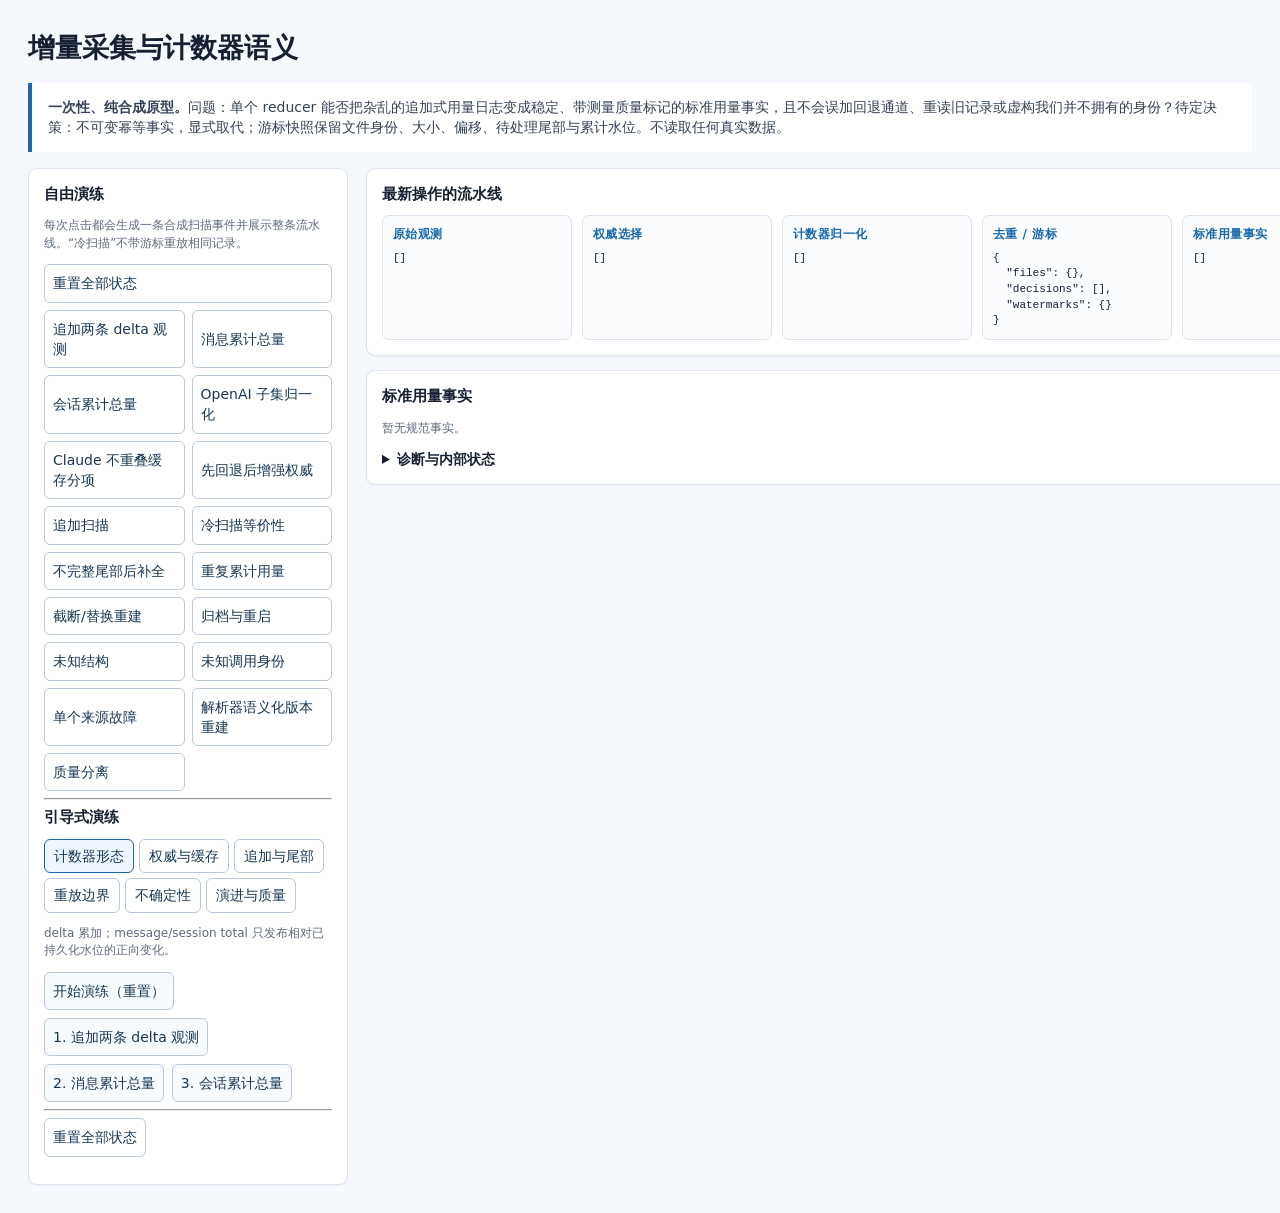
<file: prototype/ingestion-counter-semantics.html>
<!doctype html>
<html lang="zh-CN">
<meta charset="utf-8">
<meta name="viewport" content="width=device-width,initial-scale=1">
<title>原型 — 增量采集与计数器语义</title>
<style>
  :root{--ink:#172033;--muted:#5e6a7e;--line:#dce3ee;--wash:#f5f8fc;--accent:#1769aa;--ok:#13795b;--warn:#9a5b00;--bad:#aa3341}*{box-sizing:border-box}body{margin:0;background:var(--wash);color:var(--ink);font:14px/1.45 ui-sans-serif,system-ui,-apple-system,Segoe UI,sans-serif}main{max-width:1420px;margin:auto;padding:28px}h1{font-size:27px;margin:0 0 5px}h2{font-size:15px;margin:0 0 10px}.intro{border-left:4px solid var(--accent);background:#fff;padding:14px 16px;margin:16px 0;color:#344156}.grid{display:grid;grid-template-columns:320px 1fr;gap:18px}.card{background:#fff;border:1px solid var(--line);border-radius:9px;padding:15px;box-shadow:0 1px 2px #1720330b}.controls{position:sticky;top:12px;height:max-content}.buttons{display:grid;grid-template-columns:1fr 1fr;gap:7px}.buttons button:first-child{grid-column:span 2}button{border:1px solid #b9c8da;background:#fff;border-radius:6px;padding:8px;text-align:left;color:#183654;cursor:pointer;font:inherit}button:hover,button.active{border-color:var(--accent);background:#edf6ff}.hint,.small{color:var(--muted);font-size:12px}.tabs{display:flex;gap:5px;flex-wrap:wrap;margin:8px 0 12px}.tabs button{padding:6px 9px}.steps{display:flex;gap:8px;flex-wrap:wrap}.steps button{background:#f7fbff}.pipeline{display:grid;grid-template-columns:repeat(5,minmax(190px,1fr));gap:10px;overflow:auto}.stage{min-width:190px;background:#fbfcfe;border:1px solid var(--line);border-radius:7px;padding:10px}.stage h3{font-size:12px;color:var(--accent);margin:0 0 7px;text-transform:uppercase;letter-spacing:.04em}.mono{white-space:pre-wrap;word-break:break-word;font:11px/1.42 ui-monospace,SFMono-Regular,Menlo,monospace;margin:0}.facts{margin-top:14px}.fact{border-top:1px solid var(--line);padding:9px 0}.fact:first-child{border-top:0}.badge{display:inline-block;border-radius:999px;padding:2px 7px;font-size:11px;background:#e7f5ee;color:var(--ok)}.warning{background:#fff3df;color:var(--warn)}.error{background:#ffe8eb;color:var(--bad)}details{margin-top:12px}summary{cursor:pointer;font-weight:600}table{border-collapse:collapse;width:100%;font-size:12px}td,th{padding:6px;border-bottom:1px solid var(--line);text-align:left;vertical-align:top}@media(max-width:900px){main{padding:14px}.grid{grid-template-columns:1fr}.controls{position:static}.pipeline{grid-template-columns:1fr}.stage{min-width:0}}
</style>
<body><main>
  <h1>增量采集与计数器语义</h1>
  <div class="intro"><strong>一次性、纯合成原型。</strong>问题：单个 reducer 能否把杂乱的追加式用量日志变成稳定、带测量质量标记的标准用量事实，且不会误加回退通道、重读旧记录或虚构我们并不拥有的身份？待定决策：不可变幂等事实，显式取代；游标快照保留文件身份、大小、偏移、待处理尾部与累计水位。不读取任何真实数据。</div>
  <div class="grid"><aside class="card controls"><h2>自由演练</h2><p class="hint">每次点击都会生成一条合成扫描事件并展示整条流水线。“冷扫描”不带游标重放相同记录。</p><div id="free" class="buttons"></div><hr><h2>引导式演练</h2><div id="tabs" class="tabs"></div><div id="walk"></div><hr><button id="reset">重置全部状态</button><p id="note" class="hint"></p></aside>
  <section><div class="card"><h2>最新操作的流水线</h2><div id="pipeline" class="pipeline"></div></div><div class="card facts"><h2>标准用量事实</h2><div id="facts"></div><details><summary>诊断与内部状态</summary><div id="diagnostics"></div></details></div></section></div>
</main>
<script>
/* Pure logic module: reducer(state, action) => nextState. No DOM dependencies. */
const Clone=x=>JSON.parse(JSON.stringify(x));
const empty=()=>({files:{},seen:{},watermarks:{},facts:[],sourceStatus:{openai:'idle',claude:'idle'},parserVersions:{openai:'1.0.0',claude:'1.0.0'},rebuilds:[],diagnostics:[],last:{raw:[],authority:[],normalization:[],dedup:[],facts:[]}});
const obs=(id,source,counter,value,extra={})=>({id,source,counter,value,channel:'local',capability:'tokens',identity:extra.call||'call-unknown',granularity:extra.call?'call':'session',range:extra.range||'window-1',file:extra.file||source+'-usage.jsonl',fileId:extra.fileId||source+'-file-1',size:extra.size||100,offset:extra.offset||100,parser:extra.parser||'1.0.0',complete:extra.complete!==false,quality:extra.quality||'derived',parts:extra.parts||{input:value},schema:extra.schema||'known-v1',...extra});
const fixtures={
 delta:()=>({records:[obs('d1','openai','delta',11,{call:'call-d'}),obs('d2','openai','delta',7,{call:'call-d'})]}),
 messageTotal:()=>({records:[obs('m1','openai','message-total',31,{call:'call-m',range:'message-1'}),obs('m2','openai','message-total',47,{call:'call-m',range:'message-1'})]}),
 sessionTotal:()=>({records:[obs('s1','openai','session-total',81,{granularity:'session',range:'session-1'}),obs('s2','openai','session-total',100,{granularity:'session',range:'session-1'})]}),
 openaiSubset:()=>({records:[obs('oa1','openai','delta',0,{call:'call-oa',quality:'measured',parts:{input:100,cacheRead:60,output:30,reasoning:10,cacheWrite:8}})]}),
 claudeCaches:()=>({records:[obs('cl1','claude','delta',0,{call:'call-cl',quality:'measured',parts:{input:40,cacheRead:60,cacheWrite:20,output:30}})]}),
 fallback:()=>({records:[obs('f1','openai','session-total',55,{channel:'local',granularity:'session',identity:'session-f',range:'r-f',quality:'estimated'}),obs('f2','openai','session-total',43,{channel:'enhanced',granularity:'session',identity:'session-f',range:'r-f',quality:'measured'})]}),
 append:()=>({records:[obs('a1','openai','delta',5,{call:'call-a',file:'append.jsonl',offset:50,size:100}),obs('a2','openai','delta',6,{call:'call-a',file:'append.jsonl',offset:100,size:100})]}),
 incomplete:()=>({records:[obs('t1','openai','delta',8,{call:'call-tail',file:'tail.jsonl',offset:40,size:80,complete:false}),obs('t2','openai','delta',8,{call:'call-tail',file:'tail.jsonl',offset:80,size:80})]}),
 duplicate:()=>({records:[obs('c1','openai','session-total',100,{granularity:'session',identity:'session-c',range:'r-c'}),obs('c2','openai','session-total',150,{granularity:'session',identity:'session-c',range:'r-c'}),obs('c2','openai','session-total',150,{granularity:'session',identity:'session-c',range:'r-c'})]}),
 truncate:()=>({preRecords:[obs('x1','openai','session-total',90,{granularity:'session',identity:'session-x',range:'r-x',file:'replace.jsonl',fileId:'original-1',size:90,offset:90})],rebuild:{source:'openai',file:'replace.jsonl',reason:'size decreased / file identity changed'},records:[obs('x2','openai','session-total',40,{granularity:'session',identity:'session-x',range:'r-x',file:'replace.jsonl',fileId:'replacement-2',size:40,offset:40})]}),
 archiveRestart:()=>({records:[obs('r1','openai','delta',10,{call:'call-r',file:'archive/session.jsonl',fileId:'stable-session',archived:true}),obs('r1','openai','delta',10,{call:'call-r',file:'active/session.jsonl',fileId:'stable-session',restart:true})]}),
 unknown:()=>({records:[obs('u1','openai','delta',99,{call:'call-u',schema:'unknown-v99'})]}),
 identityUnknown:()=>({records:[obs('i1','openai','delta',14,{identity:'unavailable',granularity:'session'})]}),
 sourceFailure:()=>({failure:{source:'claude',reason:'synthetic read failure'},records:[obs('ok1','openai','delta',7,{call:'call-ok'})]}),
 semver:()=>({rebuild:{source:'openai',reason:'parser 1.0.0 → 2.0.0',parser:'2.0.0'},records:[obs('v1','openai','delta',3,{call:'call-v',parser:'2.0.0'}),obs('v2','claude','delta',3,{call:'call-vc'})]}),
 quality:()=>({records:[obs('q1','openai','delta',5,{call:'call-q',quality:'derived',range:'quality-derived'}),obs('q2','openai','delta',99,{call:'call-q',quality:'estimated',range:'quality-estimated'}),obs('q3','openai','delta',7,{call:'call-q',quality:'measured',range:'quality-measured'})]})
};
const authorityKey=r=>[r.source,r.capability,r.identity,r.granularity,r.range].join('|');
const watermarkKey=r=>[r.source,r.channel,r.counter,r.identity,r.range].join('|');
function normalize(r,amount){
 const p=r.parts||{},parts=r.source==='openai'?{inputUncached:Math.max(0,(p.input||amount)-(p.cacheRead||0)),cacheRead:p.cacheRead||0,cacheWrite:'unavailable (overlap unverified)',outputVisible:Math.max(0,(p.output||0)-(p.reasoning||0)),reasoning:p.reasoning||0}:{inputUncached:p.input||amount,cacheRead:p.cacheRead||0,cacheWrite:p.cacheWrite||0,outputVisible:'unavailable',reasoning:'unavailable'};
 return {observationId:r.id,authorityKey:authorityKey(r),scope:{capability:r.capability,granularity:r.granularity,range:r.range},source:r.source,channel:r.channel,identity:r.identity,granularity:r.granularity,range:r.range,counter:r.counter,quality:r.quality,coverage:parts.cacheWrite==='unavailable (overlap unverified)'?'partial':'complete',state:'present',amount,parts};
}
function rebuildSource(s,rule){
 const affected=s.facts.filter(f=>f.source===rule.source&&(rule.file?f.file===rule.file:true)&&f.contributing);
 affected.forEach(f=>{f.contributing=false;f.supersededBy='source-scoped-rebuild'});
 Object.keys(s.seen).filter(k=>s.seen[k].source===rule.source&&(rule.file?s.seen[k].file===rule.file:true)).forEach(k=>delete s.seen[k]);
 Object.keys(s.watermarks).filter(k=>k.startsWith(rule.source+'|')).forEach(k=>delete s.watermarks[k]);
 s.rebuilds.push({source:rule.source,file:rule.file||'all source files',reason:rule.reason});
 if(rule.parser)s.parserVersions[rule.source]=rule.parser;
 s.diagnostics.push('按来源重建：'+rule.source+'；其他来源不受影响。');
}
function reducer(state,action){
 if(action.type==='RESET')return empty(); const s=Clone(state),raw=action.records||[],accepted=[],authority=[],normalized=[];
 if(action.failure){s.sourceStatus[action.failure.source]='failed';s.diagnostics.push('独立来源故障：'+action.failure.source+'；其他来源继续。');}
 if(action.rebuild)rebuildSource(s,action.rebuild);
 raw.forEach(r=>{
  s.sourceStatus[r.source]='ok'; s.files[r.fileId]={path:r.file,fileId:r.fileId,size:r.size,offset:r.complete?r.offset:(s.files[r.fileId]?.offset||0),pendingTail:r.complete?0:r.size-r.offset,archived:!!r.archived};
  if(!r.complete){s.diagnostics.push('不完整尾部已缓冲；游标未推进，未产出事实：'+r.id);return;}
  if(r.schema!=='known-v1'){s.diagnostics.push('未知 schema 已隔离；未产出事实：'+r.schema);return;}
  if(s.seen[r.id]){s.diagnostics.push('重复观测已跳过：'+r.id);return;}
  s.seen[r.id]={source:r.source,file:r.file};
  if(r.identity==='unavailable')s.diagnostics.push('调用身份不可用：仅按会话粒度保留；不虚构调用。');
  let amount=r.value;
  if(r.counter!=='delta'){const wk=watermarkKey(r),previous=s.watermarks[wk]||0;if(r.value<previous){s.diagnostics.push('累计计数器回退；需按范围重建，绝不产生负增量：'+r.id);return;}amount=r.value-previous;s.watermarks[wk]=r.value;}
  const n=normalize(r,amount); normalized.push(n); accepted.push(r.id); authority.push({observationId:r.id,key:n.authorityKey,channel:r.channel,decision:'candidate'});
  const priority={local:1,enhanced:2},prior=s.facts.filter(f=>f.authorityKey===n.authorityKey&&f.contributing).sort((a,b)=>priority[b.channel]-priority[a.channel])[0];
  if(prior&&priority[prior.channel]>priority[r.channel]){authority.at(-1).decision='已忽略回退：已有更强权威';return;}
  if(prior&&priority[r.channel]>priority[prior.channel]){prior.contributing=false;prior.supersededBy=r.id;authority.at(-1).decision='取代回退；不叠加';}
  else authority.at(-1).decision='已选择';
  s.facts.push({...n,file:r.file,contributing:true,supersededBy:null});
 });
 if(action.coldScan){const before=action.expectedTotal,after=s.facts.filter(f=>f.contributing).reduce((n,f)=>n+f.amount,0);s.diagnostics.push('冷扫描等价性：'+(before===after?'通过':'失败')+'（追加='+before+'，冷扫='+after+'）。');}
 if(raw.some(r=>r.restart))s.diagnostics.push('重启已恢复游标/水位快照；重放保持幂等。');
 if(raw.some(r=>r.archived))s.diagnostics.push('归档路径发生变化，稳定的文件/会话身份避免了重复计数。');
 s.last={raw,authority,normalization:normalized,dedup:raw.map(r=>({id:r.id,decision:accepted.includes(r.id)?'已接受或已被权威取代':s.seen[r.id]?'重复：已跳过':'已缓冲/已隔离'})),facts:s.facts};return s;
}
// Thin UI below: dispatch only calls reducer and renders its returned state.
let state=empty(),active='basics';const label={delta:'追加两条 delta 观测',messageTotal:'消息累计总量',sessionTotal:'会话累计总量',openaiSubset:'OpenAI 子集归一化',claudeCaches:'Claude 不重叠缓存分项',fallback:'先回退后增强权威',append:'追加扫描',cold:'冷扫描等价性',incomplete:'不完整尾部后补全',duplicate:'重复累计用量',truncate:'截断/替换重建',archiveRestart:'归档与重启',unknown:'未知结构',identityUnknown:'未知调用身份',sourceFailure:'单个来源故障',semver:'解析器语义化版本重建',quality:'质量分离'};
const scenarios=[
 {id:'basics',name:'计数器形态',text:'delta 累加；message/session total 只发布相对已持久化水位的正向变化。',steps:['delta','messageTotal','sessionTotal']},
 {id:'authorities',name:'权威与缓存',text:'OpenAI 子集字段做减法；Claude 缓存分项相加。增强通道显式取代匹配的回退。',steps:['openaiSubset','claudeCaches','fallback']},
 {id:'scanning',name:'追加与尾部',text:'追加与冷扫描收敛；不完整尾部不推进游标，也不产出事实，直到补全。',steps:['append','cold','incomplete']},
 {id:'boundaries',name:'重放边界',text:'重复累计观测、截断/替换、归档与重启都不会虚增计入事实。',steps:['duplicate','truncate','archiveRestart']},
 {id:'uncertainty',name:'不确定性',text:'未知 schema 与身份保持显式；单个来源故障不会阻塞其他来源。',steps:['unknown','identityUnknown','sourceFailure']},
 {id:'evolution',name:'演进与质量',text:'解析器变更只重建一个来源；实测、派生与估算事实保持分别标注。',steps:['semver','quality']}
];
const valueLabel={idle:'空闲',ok:'正常',failed:'失败',local:'本地',enhanced:'增强',measured:'实测',derived:'派生',estimated:'估算',call:'调用',session:'会话',complete:'完整',partial:'部分',candidate:'候选','unavailable':'不可用','unavailable (overlap unverified)':'不可用（重叠未核验）'};
function pretty(x){return JSON.stringify(x,(_,value)=>typeof value==='string'?(valueLabel[value]||value):value,2)}
function contributingTotal(s){return s.facts.filter(f=>f.contributing).reduce((n,f)=>n+f.amount,0)}
const qualityLabel={measured:'实测',derived:'派生',estimated:'估算'},granularityLabel={call:'调用',session:'会话'},coverageLabel={complete:'完整',partial:'部分'},channelLabel={local:'本地',enhanced:'增强'};
function dispatch(name){let action;if(name==='cold'){const appendState=reducer(empty(),{type:'INGEST',...fixtures.append()});action={type:'INGEST',...fixtures.append(),coldScan:true,expectedTotal:contributingTotal(appendState)};state=empty();}else{const fixture=fixtures[name]();if(fixture.preRecords)state=reducer(state,{type:'INGEST',records:fixture.preRecords});action={type:'INGEST',...fixture};}state=reducer(state,action);document.querySelector('#note').textContent='最新操作：'+label[name]+'。';render()}
function render(){
 document.querySelector('#free').innerHTML='<button data-reset="1">重置全部状态</button>'+Object.entries(label).map(([k,v])=>'<button data-action="'+k+'">'+v+'</button>').join('');
 document.querySelector('#tabs').innerHTML=scenarios.map(x=>'<button class="'+(x.id===active?'active':'')+'" data-tab="'+x.id+'">'+x.name+'</button>').join('');const sc=scenarios.find(x=>x.id===active);document.querySelector('#walk').innerHTML='<p class="hint">'+sc.text+'</p><div class="steps"><button data-start="'+sc.id+'">开始演练（重置）</button>'+sc.steps.map((x,i)=>'<button data-step="'+x+'">'+(i+1)+'. '+label[x]+'</button>').join('')+'</div>';
 const l=state.last,stages=[['原始观测',l.raw],['权威选择',l.authority],['计数器归一化',l.normalization],['去重 / 游标',{files:state.files,decisions:l.dedup,watermarks:state.watermarks}],['标准用量事实',l.facts]];document.querySelector('#pipeline').innerHTML=stages.map(([title,data])=>'<div class="stage"><h3>'+title+'</h3><pre class="mono">'+escapeHtml(pretty(data))+'</pre></div>').join('');
 document.querySelector('#facts').innerHTML=state.facts.length?state.facts.map(f=>'<div class="fact"><span class="badge '+(f.quality==='measured'?'':f.quality==='estimated'?'warning':'')+'">'+(qualityLabel[f.quality]||f.quality)+'</span> <strong>'+f.source+' / '+f.identity+' / '+(granularityLabel[f.granularity]||f.granularity)+'</strong> <span class="badge '+(f.contributing?'':'error')+'">'+(f.contributing?'计入':'已取代')+'</span><br><span class="small">增量='+f.amount+' · 覆盖='+(coverageLabel[f.coverage]||f.coverage)+' · 通道='+(channelLabel[f.channel]||f.channel)+' · 分项='+escapeHtml(pretty(f.parts))+'</span></div>').join(''):'<p class="hint">暂无规范事实。</p>';
 document.querySelector('#diagnostics').innerHTML='<table><tr><th>计入总量</th><td>'+contributingTotal(state)+'</td></tr><tr><th>游标</th><td><pre class="mono">'+escapeHtml(pretty(state.files))+'</pre></td></tr><tr><th>水位</th><td><pre class="mono">'+escapeHtml(pretty(state.watermarks))+'</pre></td></tr><tr><th>来源</th><td>'+escapeHtml(pretty(state.sourceStatus))+'</td></tr><tr><th>按来源重建</th><td>'+escapeHtml(pretty(state.rebuilds))+'</td></tr><tr><th>备注</th><td>'+escapeHtml(state.diagnostics.length?state.diagnostics.join('\n'):'无')+'</td></tr></table>';
}
function escapeHtml(s){return String(s).replace(/[&<>]/g,c=>({'&':'&amp;','<':'&lt;','>':'&gt;'}[c]))}
document.addEventListener('click',e=>{const b=e.target.closest('button');if(!b)return;if(b.dataset.action)dispatch(b.dataset.action);if(b.dataset.reset||b.id==='reset'){state=empty();document.querySelector('#note').textContent='状态已重置。';render()}if(b.dataset.tab){active=b.dataset.tab;render()}if(b.dataset.start){state=empty();active=b.dataset.start;document.querySelector('#note').textContent='演练已重置，请点击编号步骤。';render()}if(b.dataset.step)dispatch(b.dataset.step)});render();
</script></body></html>
</file>
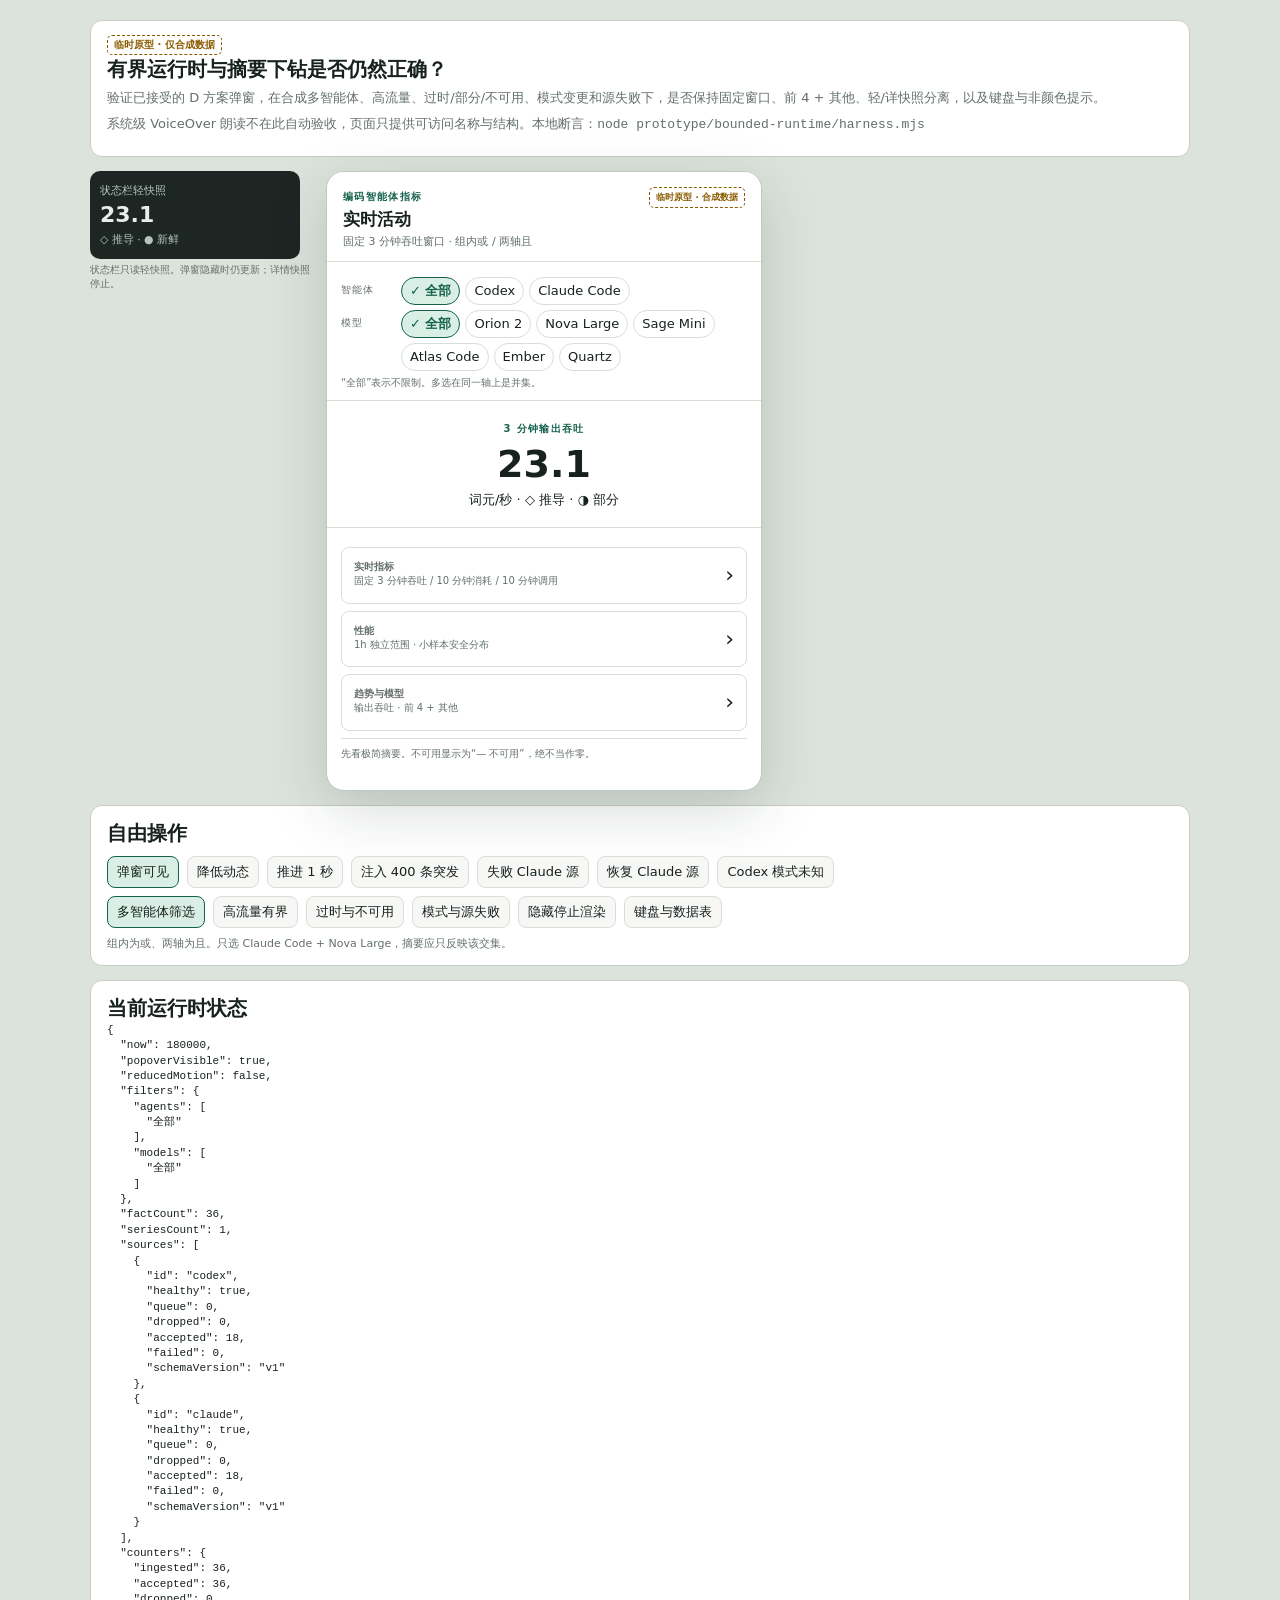
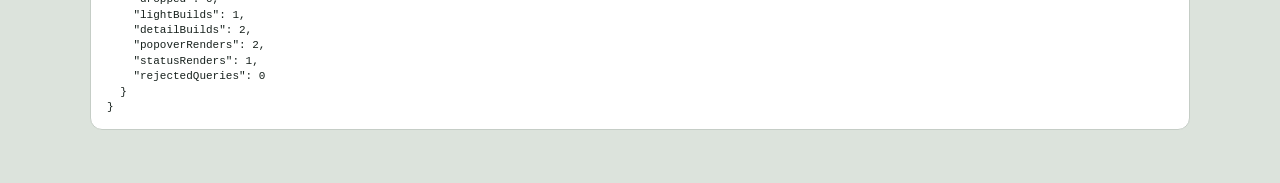
<file: prototype/bounded-runtime/bounded-runtime.throwaway.html>
<!doctype html>
<html lang="zh-CN">
<head>
  <meta charset="utf-8">
  <meta name="viewport" content="width=device-width, initial-scale=1">
  <title>有界运行时与摘要下钻渲染临时原型</title>
  <style>
    :root{
      color-scheme:light dark;
      --bg:#e8ece7; --panel:#fff; --ink:#17211d; --muted:#647069; --line:#d9ded9;
      --accent:#16624c; --accent2:#d9eee5; --warn:#8a5b00; --bad:#9b3232;
      --shadow:0 18px 60px #10251b2b;
      font:13px/1.4 -apple-system,BlinkMacSystemFont,"SF Pro Text",system-ui,sans-serif;
    }
    *{box-sizing:border-box}
    body{margin:0;background:#dce3dc;color:var(--ink);min-height:100vh;padding:20px 16px 40px}
    button,select{font:inherit;color:inherit}
    button:focus-visible,select:focus-visible,a:focus-visible{outline:3px solid #2e78d2;outline-offset:2px}
    .wrap{max-width:1100px;margin:0 auto}
    .intro,.panel{background:var(--panel);border:1px solid #c5cdc6;border-radius:12px;padding:14px 16px;margin-bottom:14px}
    .intro h1{margin:0 0 6px;font-size:20px}
    .intro p{margin:0 0 8px;color:var(--muted)}
    .mark{display:inline-block;border:1px dashed var(--warn);color:var(--warn);padding:2px 6px;border-radius:5px;font-size:10px;font-weight:800}
    .stage{display:grid;grid-template-columns:220px 1fr;gap:16px;align-items:start;margin-bottom:14px}
    .status-item{width:210px;background:#1d2622;color:#e7eee9;border-radius:10px;padding:10px;min-height:72px}
    .status-item b{display:block;font-size:22px}
    .status-item small{color:#b7c3bc}
    .popover{width:436px;min-height:620px;max-height:760px;overflow:auto;background:var(--panel);border:1px solid #bfc9c1;border-radius:18px;box-shadow:var(--shadow)}
    .popover[hidden]{display:none}
    header{padding:15px 16px 11px;border-bottom:1px solid var(--line);position:sticky;top:0;background:var(--panel);z-index:4}
    .eyebrow{font-size:10px;font-weight:800;letter-spacing:.13em;text-transform:uppercase;color:var(--accent)}
    h1,h2,h3,p{margin:0} header h1{font-size:17px;margin-top:2px}
    .sub{font-size:11px;color:var(--muted);margin-top:3px}
    .prototype-mark{border:1px dashed var(--warn);color:var(--warn);padding:3px 6px;border-radius:5px;font-size:9px;font-weight:800;float:right}
    .filters{padding:10px 14px;border-bottom:1px solid var(--line)}
    .filter-row{display:grid;grid-template-columns:52px 1fr;gap:8px;align-items:start;margin:5px 0}
    .filter-label{font-size:10px;text-transform:uppercase;letter-spacing:.08em;color:var(--muted);padding-top:6px}
    .chips{display:flex;flex-wrap:wrap;gap:5px}
    .chip,.seg button{border:1px solid var(--line);background:var(--panel);border-radius:999px;padding:4px 8px;cursor:pointer}
    .chip[aria-pressed=true],.seg button[aria-pressed=true]{border-color:var(--accent);background:var(--accent2);color:var(--accent);font-weight:700}
    .chip[aria-pressed=true]::before{content:"✓ ";font-weight:900}
    .logic{font-size:10px;color:var(--muted);margin:4px 0 0}
    main{padding:12px 14px 18px}
    .hero{padding:18px 14px;text-align:center;border-bottom:1px solid var(--line)}
    .pulse{font-size:38px;font-weight:800;letter-spacing:0}
    .pulse.live{animation:pulse 1.6s ease-in-out infinite}
    @keyframes pulse{50%{opacity:.72}}
    .drill-button{width:100%;display:grid;grid-template-columns:1fr auto;gap:8px;text-align:left;border:1px solid var(--line);background:var(--panel);padding:12px;margin:7px 0;border-radius:8px;cursor:pointer}
    .drill-button strong{display:block}
    .drill-button span{color:var(--muted);font-size:10px}
    .drill-button::after{content:"›";font-size:22px}
    .back{border:0;background:none;color:var(--accent);padding:0 0 10px;cursor:pointer}
    .back::before{content:"← "}
    .section{margin-bottom:14px}
    .section-head{display:flex;align-items:baseline;justify-content:space-between;margin-bottom:7px}
    .section h2{font-size:12px}
    .window{font:600 10px ui-monospace,SFMono-Regular,monospace;color:var(--muted)}
    .kpis{display:grid;grid-template-columns:repeat(3,1fr);gap:7px}
    .kpi{border:1px solid var(--line);border-radius:8px;padding:9px}
    .kpi strong{display:block;font-size:17px;margin:3px 0}
    .kpi small{display:block;color:var(--muted);font-size:9px}
    .meta3{display:grid;grid-template-columns:repeat(3,1fr);gap:5px;margin-top:7px}
    .meta{border-left:3px solid var(--line);padding:4px 5px;background:#f5f6f4;border-radius:3px;font-size:9px}
    .meta b{display:block;font-size:8px;letter-spacing:.05em;text-transform:uppercase;color:var(--muted)}
    .meta.quality{border-left-style:double;border-left-color:#536d94}
    .meta.state{border-left-color:var(--warn)}
    .meta.coverage{border-left-color:var(--accent)}
    .seg{display:flex;gap:4px;flex-wrap:wrap}
    .range-line{display:grid;grid-template-columns:80px 1fr 42px;gap:7px;align-items:center;margin:7px 0}
    .track{height:7px;border-radius:8px;background:#e1e5e1;position:relative}
    .track::after{content:"";position:absolute;left:22%;right:18%;top:0;bottom:0;border-radius:8px;background:repeating-linear-gradient(90deg,var(--accent),var(--accent) 5px,#5eaa8f 5px,#5eaa8f 8px)}
    .low-n{border:1px dashed var(--warn);border-radius:8px;padding:7px;background:#fff9e9;color:#59420f;font-size:10px}
    .low-n::before{content:"△ "}
    .chart{height:94px;border:1px solid var(--line);border-radius:8px;padding:8px;display:flex;align-items:flex-end;gap:5px}
    .bar{flex:1;border:1px solid #115642;background:repeating-linear-gradient(135deg,#68b595,#68b595 4px,#bde4d3 4px,#bde4d3 8px);border-radius:3px 3px 0 0}
    .bar.partial{border-style:dashed;background:repeating-linear-gradient(135deg,#c0a05d,#c0a05d 3px,#f2dfb3 3px,#f2dfb3 7px)}
    .chart-key{font-size:9px;color:var(--muted);margin-top:4px}
    .table-link{border:0;background:none;color:var(--accent);text-decoration:underline;padding:0;cursor:pointer}
    table.data{width:100%;border-collapse:collapse;margin-top:8px;font-size:11px}
    table.data th,table.data td{border:1px solid var(--line);padding:5px 6px;text-align:left}
    .rank{display:grid;grid-template-columns:75px 1fr 64px;gap:6px;align-items:center;margin:5px 0;font-size:10px}
    .rank i{height:6px;background:var(--accent);border-radius:3px}
    .rank.other i{background:repeating-linear-gradient(90deg,#68736d,#68736d 4px,#c9cfcb 4px,#c9cfcb 7px)}
    .note{font-size:10px;color:var(--muted);border-top:1px solid var(--line);padding-top:8px}
    .unavailable{font-style:italic}
    .controls,.walk{display:flex;flex-wrap:wrap;gap:8px;margin:8px 0}
    .controls button,.walk button{border:1px solid var(--line);background:#f7f8f6;border-radius:8px;padding:6px 9px;cursor:pointer}
    .controls button[aria-pressed=true],.walk button[aria-current=true]{border-color:var(--accent);background:var(--accent2)}
    pre.state{white-space:pre-wrap;font:11px/1.4 ui-monospace,SFMono-Regular,monospace;margin:0}
    .visually-hidden{position:absolute!important;width:1px;height:1px;overflow:hidden;clip:rect(0,0,0,0)}
    @media (max-width:860px){.stage{grid-template-columns:1fr}.popover{width:min(436px,100%)}}
    @media (prefers-reduced-motion:reduce){
      .pulse.live{animation:none}
    }
    html.reduce-motion .pulse.live{animation:none}
  </style>
</head>
<body>
  <div class="wrap">
    <section class="intro">
      <span class="mark">临时原型 · 仅合成数据</span>
      <h1>有界运行时与摘要下钻是否仍然正确？</h1>
      <p>验证已接受的 D 方案弹窗，在合成多智能体、高流量、过时/部分/不可用、模式变更和源失败下，是否保持固定窗口、前 4 + 其他、轻/详快照分离，以及键盘与非颜色提示。</p>
      <p>系统级 VoiceOver 朗读不在此自动验收，页面只提供可访问名称与结构。本地断言：<code>node prototype/bounded-runtime/harness.mjs</code></p>
    </section>

    <div class="stage">
      <div>
        <div id="statusItem" class="status-item" role="status" aria-live="polite" aria-label="菜单栏轻快照"></div>
        <p class="logic">状态栏只读轻快照。弹窗隐藏时仍更新；详情快照停止。</p>
      </div>
      <div id="popover" class="popover" aria-label="编码智能体指标摘要下钻弹窗"></div>
    </div>

    <section class="panel">
      <h2>自由操作</h2>
      <div class="controls">
        <button id="togglePopover" aria-pressed="true">弹窗可见</button>
        <button id="toggleMotion" aria-pressed="false">降低动态</button>
        <button id="tickClock">推进 1 秒</button>
        <button id="burst">注入 400 条突发</button>
        <button id="failClaude">失败 Claude 源</button>
        <button id="recoverClaude">恢复 Claude 源</button>
        <button id="schemaCodex">Codex 模式未知</button>
      </div>
      <div class="walk" role="tablist" aria-label="引导场景">
        <button data-scene="multi" aria-current="true">多智能体筛选</button>
        <button data-scene="volume">高流量有界</button>
        <button data-scene="degrade">过时与不可用</button>
        <button data-scene="schema">模式与源失败</button>
        <button data-scene="hidden">隐藏停止渲染</button>
        <button data-scene="a11y">键盘与数据表</button>
      </div>
      <p id="sceneHelp" class="sub"></p>
    </section>

    <section class="panel">
      <h2>当前运行时状态</h2>
      <pre id="state" class="state"></pre>
    </section>
  </div>

  <script type="module">
    import {
      AGENTS, MODELS, WINDOWS, DEFAULT_LIMITS,
      createRuntime, generateVolume, syntheticObservation
    } from "./runtime.mjs";

    const ui = {
      detail: null,
      tableOpen: false,
      metric: "throughput",
      scope: "总体",
    };
    const reduceQuery = window.matchMedia("(prefers-reduced-motion: reduce)");
    const runtime = createRuntime({ now: 180_000, limits: { ...DEFAULT_LIMITS } });
    seedSteady();
    runtime.setPopoverVisible(true);
    runtime.setReducedMotion(reduceQuery.matches);
    runtime.tick(180_000);

    const scenes = {
      multi: "组内为或、两轴为且。只选 Claude Code + Nova Large，摘要应只反映该交集。",
      volume: "连续注入超过队列上限的事件。单源丢弃不应让另一源停摆，事实与序列保持有界。",
      degrade: "把时钟推到窗口之外。缺测显示“— 不可用”，过时显示 ◷，绝不当作 0。",
      schema: "Codex 进入未知模式，Claude 源失败。失败源不写事实；未知模式只把覆盖率标成部分。",
      hidden: "隐藏弹窗后再推进时钟。详情构建次数应冻结，状态栏轻快照继续增加。",
      a11y: "用 Tab / Shift+Tab 走完筛选、下钻、返回；展开数据表。名称不只靠颜色。",
    };

    function seedSteady() {
      const now = runtime.now();
      const models = MODELS;
      for (let i = 0; i < 36; i += 1) {
        const source = i % 2 === 0 ? "codex" : "claude";
        runtime.ingest(syntheticObservation({
          source,
          agent: source === "claude" ? "Claude Code" : "Codex",
          modelDisplay: models[i % models.length],
          factId: `seed-${i}`,
          modelCallId: `seed-call-${i}`,
          observedAt: now - 170000 + i * 4000,
          outputTokens: 80 + (i % 5) * 20,
          quality: i === 7 ? "estimated" : "derived",
          coverage: i > 32 ? "partial" : "complete",
        }));
      }
    }

    function fmt(value, digits = 1) {
      if (value == null || Number.isNaN(value)) return "— 不可用";
      return value.toFixed(digits);
    }
    function qualityMark(q) {
      return { measured: "● 实测", derived: "◇ 推导", estimated: "○ 估计", unavailable: "— 不可用" }[q] || q;
    }
    function stateMark(s) {
      return { fresh: "● 新鲜", stale: "◷ 过时", absent: "○ 缺测", unavailable: "— 不可用" }[s] || s;
    }
    function coverageMark(c) {
      return { complete: "● 完整", partial: "◑ 部分" }[c] || c;
    }

    function chipGroup(axis, values, selected) {
      const name = axis === "agents" ? "智能体多选" : "模型多选";
      return `<div class="chips" role="group" aria-label="${name}">${
        values.map((value) => `<button class="chip" data-axis="${axis}" data-value="${value}" aria-pressed="${selected.includes(value)}">${value}</button>`).join("")
      }</div>`;
    }

    function meta(metric) {
      return `<div class="meta3" aria-label="测量质量、数据状态与覆盖率">
        <div class="meta quality"><b>测量质量</b>${qualityMark(metric.quality)}</div>
        <div class="meta state"><b>数据状态</b>${stateMark(metric.dataState)}</div>
        <div class="meta coverage"><b>覆盖率</b>${coverageMark(metric.coverage)}</div>
      </div>`;
    }

    function header(state) {
      return `<header>
        <span class="prototype-mark">临时原型 · 合成数据</span>
        <span class="eyebrow">编码智能体指标</span>
        <h1>实时活动</h1>
        <p class="sub">固定 3 分钟吞吐窗口 · 组内或 / 两轴且</p>
      </header>
      <section class="filters">
        <div class="filter-row"><span class="filter-label">智能体</span>${chipGroup("agents", ["全部", ...AGENTS], state.filters.agents)}</div>
        <div class="filter-row"><span class="filter-label">模型</span>${chipGroup("models", ["全部", ...MODELS], state.filters.models)}</div>
        <p class="logic">“全部”表示不限制。多选在同一轴上是并集。</p>
      </section>`;
    }

    function kpis(detail) {
      return `<section class="section">
        <div class="section-head"><h2>固定实时窗口</h2><span class="window">180s / 600s / 600s</span></div>
        <div class="kpis">
          <article class="kpi"><small>输出吞吐 · 3 分钟</small><strong class="${detail.live.value == null ? "unavailable" : ""}">${fmt(detail.live.value)}</strong><small>词元/秒</small></article>
          <article class="kpi"><small>词元消耗 · 10 分钟</small><strong class="${detail.burn.value == null ? "unavailable" : ""}">${fmt(detail.burn.value, 2)}</strong><small>互斥部分 / 秒</small></article>
          <article class="kpi"><small>模型调用 · 10 分钟</small><strong class="${detail.calls.value == null ? "unavailable" : ""}">${fmt(detail.calls.value, 3)}</strong><small>去重调用 / 秒</small></article>
        </div>
        ${meta(detail.live)}
      </section>`;
    }

    function performance(detail) {
      const perf = detail.performance;
      const rows = ui.scope === "总体"
        ? `<div class="range-line"><span>解码 TPS</span><div class="track" aria-hidden="true"></div><b>${perf.overall.p50 == null ? "—" : fmt(perf.overall.p50, 0)}</b></div>
           <p class="visually-hidden">第 25 百分位 ${fmt(perf.overall.p25, 0)}，中位数 ${fmt(perf.overall.p50, 0)}，第 75 百分位 ${fmt(perf.overall.p75, 0)}</p>`
        : perf.byModel.map((row) => `<div class="range-line"><span>${row.label}</span><div class="track" aria-hidden="true"></div><b>${row.p50 == null ? "n="+row.n : fmt(row.p50, 0)}</b></div>`).join("");
      const low = perf.lowN ? `<div class="low-n"><b>小样本 n=${perf.n}。</b>不足 5 个请求级观测时不显示百分位。</div>` : "";
      return `<section class="section">
        <div class="section-head"><h2>单次调用性能</h2>
          <div class="seg" aria-label="独立性能时间范围">${["15m","1h","24h","7d"].map((value) => `<button data-range="${value}" aria-pressed="${detail.performanceRange===value}">${value}</button>`).join("")}</div>
        </div>
        <div class="seg" aria-label="性能分组">
          <button data-scope="总体" aria-pressed="${ui.scope==="总体"}">总体</button>
          <button data-scope="按模型" aria-pressed="${ui.scope==="按模型"}">按模型</button>
        </div>
        ${rows}${low}
        <p class="chart-key">公式 v1 · 不含首次输出等待 · 重试不进入正常队列</p>
      </section>`;
    }

    function seriesTable(detail) {
      if (!ui.tableOpen) return "";
      const rows = (detail.series || []).map((point) => `<tr>
        <td>${point.at}</td>
        <td>${point.throughput == null ? "— 不可用" : point.throughput.toFixed(2)}</td>
        <td>${coverageMark(point.coverage)}</td>
        <td>${qualityMark(point.quality)}</td>
      </tr>`).join("");
      return `<table class="data" aria-label="输出吞吐数据表">
        <caption>可展开数据表，不依赖颜色区分完整与部分覆盖</caption>
        <thead><tr><th scope="col">时间</th><th scope="col">词元/秒</th><th scope="col">覆盖率</th><th scope="col">测量质量</th></tr></thead>
        <tbody>${rows || `<tr><td colspan="4">没有序列点</td></tr>`}</tbody>
      </table>`;
    }

    function trends(detail) {
      const points = (detail.series || []).slice(-8);
      const max = Math.max(1, ...points.map((point) => point.throughput || 0));
      const bars = points.map((point) => `<i class="bar ${point.coverage === "partial" ? "partial" : ""}" style="height:${Math.max(8, (point.throughput || 0) / max * 100)}%" title="${fmt(point.throughput)}"></i>`).join("");
      return `<section class="section">
        <div class="section-head"><h2>趋势</h2></div>
        <div class="chart" role="img" aria-label="输出吞吐趋势，虚线斜纹表示部分覆盖">${bars}</div>
        <p class="chart-key">实线=完整 · 斜纹/虚线=部分 ·
          <button class="table-link" id="tableToggle" aria-expanded="${ui.tableOpen}">${ui.tableOpen ? "隐藏数据表" : "显示数据表"}</button>
        </p>
        ${seriesTable(detail)}
      </section>`;
    }

    function ranking(detail) {
      const pack = detail.ranking.throughput;
      const rows = [...pack.ranked, pack.other].filter(Boolean);
      const max = Math.max(1, ...rows.map((row) => row.value));
      return `<section class="section">
        <div class="section-head"><h2>按模型</h2><span class="window">前 4 + 其他</span></div>
        ${rows.map((row, index) => `<div class="rank ${row.label.startsWith("其他") ? "other" : ""}">
          <span>${row.label}</span><i style="width:${row.value / max * 100}%"></i><b>${fmt(row.value)}</b>
        </div>`).join("")}
        <p class="chart-key">“其他”是明确聚合组。同分按字母顺序，避免排名跳动。</p>
      </section>`;
    }

    function renderPopover() {
      const root = document.getElementById("popover");
      if (!runtime.getState().popoverVisible) {
        root.hidden = true;
        root.innerHTML = "";
        return;
      }
      root.hidden = false;
      const state = runtime.getState();
      const detail = runtime.getDetailSnapshot();
      if (!detail) {
        root.innerHTML = `${header(state)}<main><p>详情快照尚未建立</p></main>`;
        bindPopover();
        return;
      }
      if (ui.detail) {
        const body = ui.detail === "实时指标" ? `${kpis(detail)}${trends(detail)}`
          : ui.detail === "性能" ? `${performance(detail)}${ranking(detail)}`
          : `${trends(detail)}${ranking(detail)}${meta(detail.live)}`;
        root.innerHTML = `${header(state)}<main>
          <button class="back" data-back>返回摘要</button>
          <h2>${ui.detail}</h2>
          ${body}
        </main>`;
      } else {
        const live = detail.live;
        const reduce = state.reducedMotion || reduceQuery.matches;
        root.innerHTML = `${header(state)}
          <div class="hero">
            <span class="eyebrow">3 分钟输出吞吐</span>
            <div class="pulse ${reduce ? "" : "live"}">${fmt(live.value)}</div>
            <p>词元/秒 · ${qualityMark(live.quality)} · ${coverageMark(live.coverage)}</p>
          </div>
          <main>
            <button class="drill-button" data-detail="实时指标" aria-label="打开实时指标详情，固定 3 分钟、10 分钟窗口">
              <span><strong>实时指标</strong>固定 3 分钟吞吐 / 10 分钟消耗 / 10 分钟调用</span>
            </button>
            <button class="drill-button" data-detail="性能" aria-label="打开单次调用性能详情">
              <span><strong>性能</strong>${detail.performanceRange} 独立范围 · 小样本安全分布</span>
            </button>
            <button class="drill-button" data-detail="趋势与模型" aria-label="打开趋势与模型详情，前四加其他">
              <span><strong>趋势与模型</strong>输出吞吐 · 前 4 + 其他</span>
            </button>
            <p class="note">先看极简摘要。不可用显示为“— 不可用”，绝不当作零。</p>
          </main>`;
      }
      bindPopover();
    }

    function bindPopover() {
      document.querySelectorAll("[data-axis]").forEach((button) => {
        button.onclick = () => {
          const axis = button.dataset.axis;
          const value = button.dataset.value;
          const current = [...runtime.getState().filters[axis]];
          let next;
          if (value === "全部") next = ["全部"];
          else {
            next = current.filter((item) => item !== "全部");
            next = next.includes(value) ? next.filter((item) => item !== value) : [...next, value];
            if (!next.length) next = ["全部"];
          }
          runtime.setFilters({ [axis]: next });
          renderAll();
        };
      });
      document.querySelectorAll("[data-detail]").forEach((button) => {
        button.onclick = () => { ui.detail = button.dataset.detail; renderAll(); };
      });
      document.querySelector("[data-back]")?.addEventListener("click", () => { ui.detail = null; renderAll(); });
      document.querySelectorAll("[data-range]").forEach((button) => {
        button.onclick = () => { runtime.setPerformanceRange(button.dataset.range); renderAll(); };
      });
      document.querySelectorAll("[data-scope]").forEach((button) => {
        button.onclick = () => { ui.scope = button.dataset.scope; renderAll(); };
      });
      document.getElementById("tableToggle")?.addEventListener("click", () => {
        ui.tableOpen = !ui.tableOpen;
        renderAll();
      });
    }

    function renderStatus() {
      const light = runtime.getLightSnapshot();
      const el = document.getElementById("statusItem");
      if (!light) {
        el.textContent = "轻快照未建立";
        return;
      }
      el.innerHTML = `<small>状态栏轻快照</small><b>${fmt(light.outputThroughput)}</b><small>${qualityMark(light.quality)} · ${stateMark(light.dataState)}</small>`;
      el.setAttribute("aria-label", `菜单栏轻快照，输出吞吐 ${fmt(light.outputThroughput)} 词元每秒，${qualityMark(light.quality)}，${stateMark(light.dataState)}`);
    }

    function renderState() {
      const state = runtime.getState();
      document.getElementById("state").textContent = JSON.stringify({
        now: state.now,
        popoverVisible: state.popoverVisible,
        reducedMotion: state.reducedMotion,
        filters: state.filters,
        factCount: state.factCount,
        seriesCount: state.seriesCount,
        sources: state.sources,
        counters: {
          ingested: state.counters.ingested,
          accepted: state.counters.accepted,
          dropped: state.counters.dropped,
          lightBuilds: state.counters.lightBuilds,
          detailBuilds: state.counters.detailBuilds,
          popoverRenders: state.counters.popoverRenders,
          statusRenders: state.counters.statusRenders,
          rejectedQueries: state.counters.rejectedQueries,
        },
      }, null, 2);
    }

    function renderAll() {
      renderStatus();
      renderPopover();
      renderState();
    }

    document.getElementById("togglePopover").onclick = (event) => {
      const next = !runtime.getState().popoverVisible;
      runtime.setPopoverVisible(next);
      event.currentTarget.setAttribute("aria-pressed", String(next));
      event.currentTarget.textContent = next ? "弹窗可见" : "弹窗已隐藏";
      renderAll();
    };
    document.getElementById("toggleMotion").onclick = (event) => {
      const next = !runtime.getState().reducedMotion;
      runtime.setReducedMotion(next);
      document.documentElement.classList.toggle("reduce-motion", next);
      event.currentTarget.setAttribute("aria-pressed", String(next));
      renderAll();
    };
    document.getElementById("tickClock").onclick = () => {
      runtime.advance(1000, 250);
      renderAll();
    };
    document.getElementById("burst").onclick = () => {
      runtime.ingestMany(generateVolume({ count: 400, now: runtime.now(), windowMs: 1000, prefix: `burst-${runtime.now()}` }));
      runtime.tick(runtime.now());
      renderAll();
    };
    document.getElementById("failClaude").onclick = () => { runtime.failSource("claude"); runtime.tick(runtime.now()); renderAll(); };
    document.getElementById("recoverClaude").onclick = () => { runtime.recoverSource("claude"); runtime.tick(runtime.now()); renderAll(); };
    document.getElementById("schemaCodex").onclick = () => { runtime.setSchema("codex", "unknown"); runtime.tick(runtime.now()); renderAll(); };

    document.querySelectorAll("[data-scene]").forEach((button) => {
      button.onclick = () => {
        document.querySelectorAll("[data-scene]").forEach((other) => other.setAttribute("aria-current", "false"));
        button.setAttribute("aria-current", "true");
        const key = button.dataset.scene;
        document.getElementById("sceneHelp").textContent = scenes[key];
        if (key === "multi") runtime.setFilters({ agents: ["Claude Code"], models: ["Nova Large"] });
        if (key === "hidden") {
          runtime.setPopoverVisible(false);
          document.getElementById("togglePopover").setAttribute("aria-pressed", "false");
          document.getElementById("togglePopover").textContent = "弹窗已隐藏";
        }
        if (key === "a11y") {
          ui.detail = "趋势与模型";
          ui.tableOpen = true;
          runtime.setPopoverVisible(true);
        }
        runtime.tick(runtime.now());
        renderAll();
      };
    });
    document.getElementById("sceneHelp").textContent = scenes.multi;

    document.addEventListener("keydown", (event) => {
      if (["INPUT", "TEXTAREA"].includes(document.activeElement.tagName) || document.activeElement.isContentEditable) return;
      if (event.key === "Escape" && ui.detail) {
        ui.detail = null;
        renderAll();
      }
    });

    reduceQuery.addEventListener("change", () => {
      runtime.setReducedMotion(reduceQuery.matches || runtime.getState().reducedMotion);
      document.documentElement.classList.toggle("reduce-motion", reduceQuery.matches);
      renderAll();
    });

    renderAll();
    window.__prototype = { runtime, ui };
  </script>
</body>
</html>
</file>
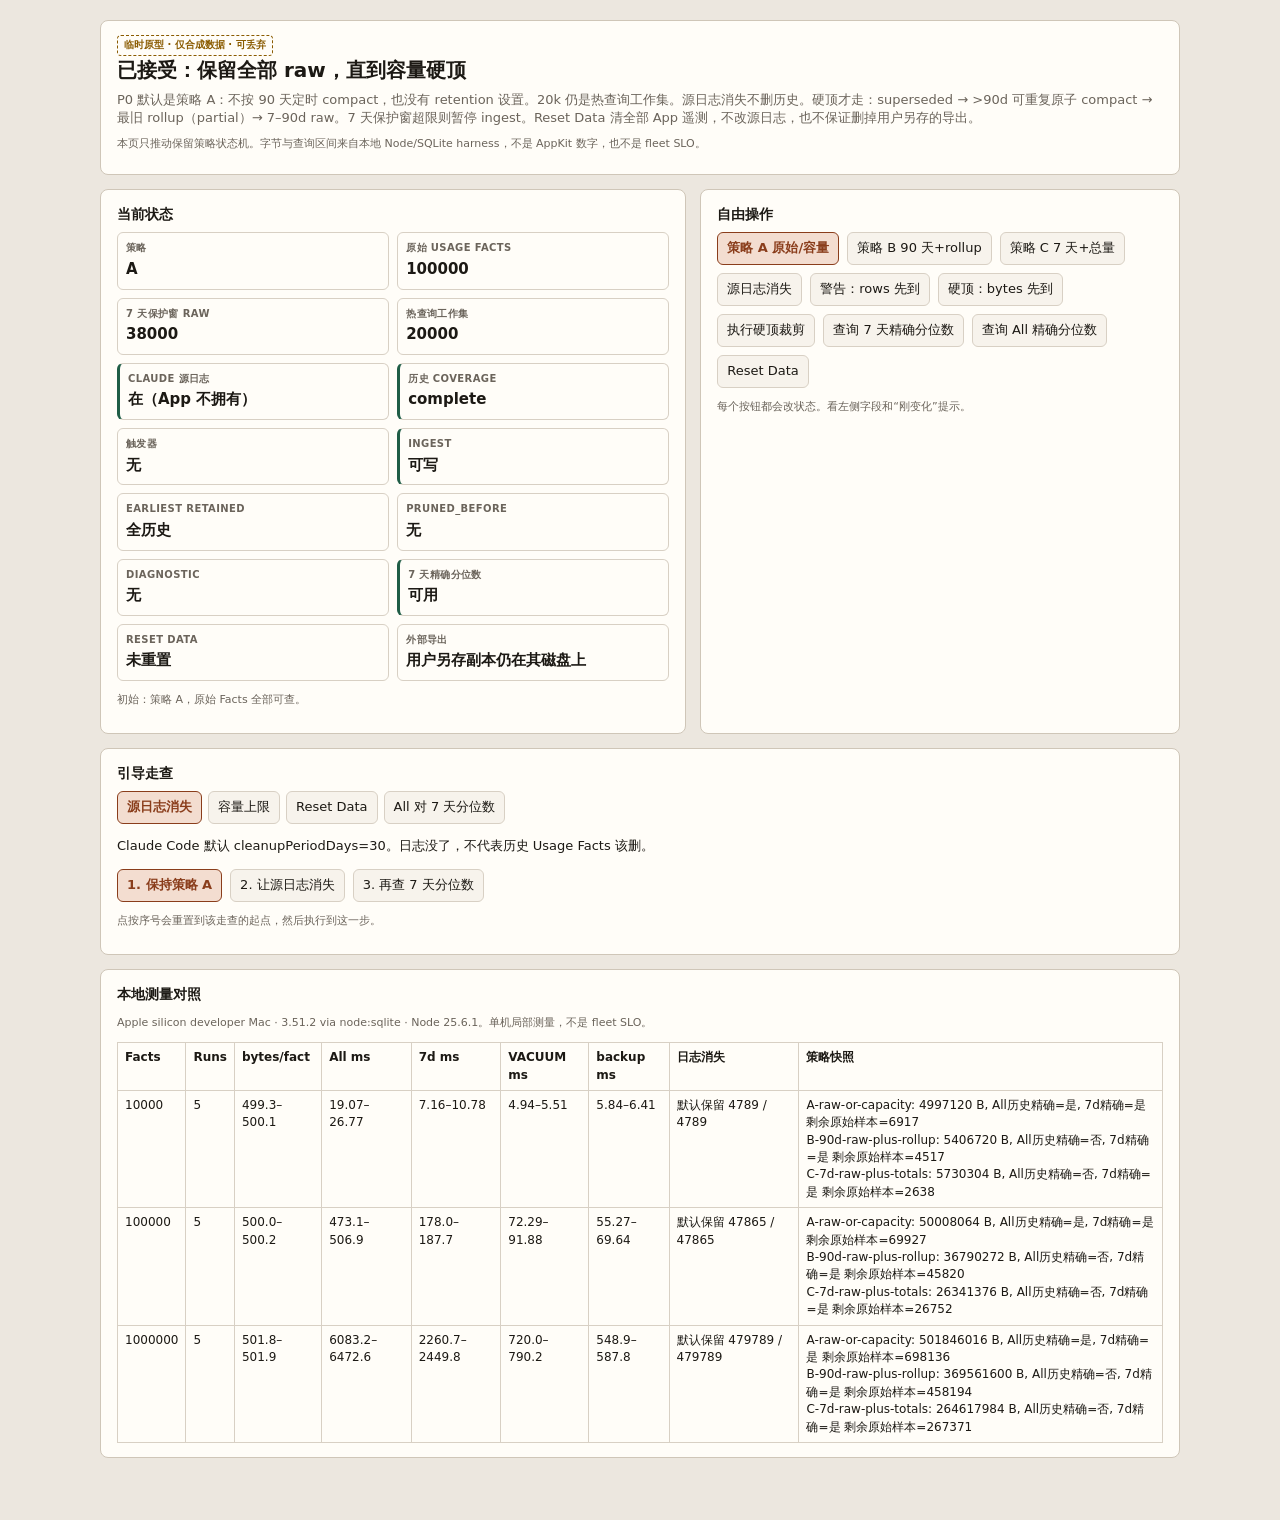
<file: prototype/sqlite-retention/sqlite-retention.throwaway.html>
<!doctype html>
<html lang="zh-CN">
<head>
  <meta charset="utf-8">
  <meta name="viewport" content="width=device-width, initial-scale=1">
  <title>SQLite 持久保留策略临时原型</title>
  <style>
    :root{
      color-scheme:light;
      --bg:#ece7df; --panel:#fffdf8; --ink:#1c1914; --muted:#6b645b; --line:#d8d0c4;
      --accent:#8a3d1b; --accent2:#f3ddd0; --good:#1f5d46; --warn:#8a5b00; --bad:#9b3232;
      font:13px/1.45 -apple-system,BlinkMacSystemFont,"SF Pro Text",system-ui,sans-serif;
    }
    *{box-sizing:border-box}
    body{margin:0;background:var(--bg);color:var(--ink);min-height:100vh;padding:20px 16px 48px}
    button,select{font:inherit;color:inherit}
    button:focus-visible,select:focus-visible{outline:3px solid #2e78d2;outline-offset:2px}
    .wrap{max-width:1080px;margin:0 auto}
    .intro,.panel{background:var(--panel);border:1px solid #cfc6b8;border-radius:8px;padding:14px 16px;margin-bottom:14px}
    .intro h1{margin:0 0 6px;font-size:20px}
    .intro p{margin:0 0 8px;color:var(--muted)}
    .mark{display:inline-block;border:1px dashed var(--warn);color:var(--warn);padding:2px 6px;border-radius:4px;font-size:10px;font-weight:800}
    .grid{display:grid;grid-template-columns:1.1fr .9fr;gap:14px}
    h2{margin:0 0 8px;font-size:14px}
    .state{display:grid;grid-template-columns:repeat(2,1fr);gap:8px}
    .kv{border:1px solid var(--line);border-radius:6px;padding:8px}
    .kv b{display:block;font-size:10px;letter-spacing:.04em;text-transform:uppercase;color:var(--muted)}
    .kv strong{display:block;margin-top:3px;font-size:15px}
    .kv.good{border-left:3px solid var(--good)}
    .kv.warn{border-left:3px solid var(--warn)}
    .kv.bad{border-left:3px solid var(--bad)}
    .controls,.walk{display:flex;flex-wrap:wrap;gap:8px;margin:8px 0}
    .controls button,.walk button,.tabs button{
      border:1px solid var(--line);background:#f7f3ec;border-radius:6px;padding:6px 9px;cursor:pointer
    }
    .controls button[aria-pressed=true],.tabs button[aria-selected=true],.walk button[aria-current=true]{
      border-color:var(--accent);background:var(--accent2);color:var(--accent);font-weight:700
    }
    .changed{background:#fff4d6}
    .note{font-size:11px;color:var(--muted)}
    table{width:100%;border-collapse:collapse;font-size:12px}
    th,td{border:1px solid var(--line);padding:6px 7px;text-align:left;vertical-align:top}
    .tabs{display:flex;gap:6px;margin-bottom:8px}
    pre{white-space:pre-wrap;font:11px/1.4 ui-monospace,SFMono-Regular,monospace;margin:0}
    @media (max-width:860px){.grid{grid-template-columns:1fr}}
  </style>
</head>
<body>
  <div class="wrap">
    <section class="intro">
      <span class="mark">临时原型 · 仅合成数据 · 可丢弃</span>
      <h1>已接受：保留全部 raw，直到容量硬顶</h1>
      <p>P0 默认是策略 A：不按 90 天定时 compact，也没有 retention 设置。20k 仍是热查询工作集。源日志消失不删历史。硬顶才走：superseded → &gt;90d 可重复原子 compact → 最旧 rollup（partial）→ 7–90d raw。7 天保护窗超限则暂停 ingest。Reset Data 清全部 App 遥测，不改源日志，也不保证删掉用户另存的导出。</p>
      <p class="note">本页只推动保留策略状态机。字节与查询区间来自本地 Node/SQLite harness，不是 AppKit 数字，也不是 fleet SLO。</p>
    </section>

    <div class="grid">
      <section class="panel">
        <h2>当前状态</h2>
        <div id="state" class="state"></div>
        <p id="delta" class="note"></p>
      </section>
      <section class="panel">
        <h2>自由操作</h2>
        <div class="controls">
          <button data-action="strategy-A" aria-pressed="true">策略 A 原始/容量</button>
          <button data-action="strategy-B">策略 B 90 天+rollup</button>
          <button data-action="strategy-C">策略 C 7 天+总量</button>
          <button data-action="log-gone">源日志消失</button>
          <button data-action="fill-warn-rows">警告：rows 先到</button>
          <button data-action="fill-hard-bytes">硬顶：bytes 先到</button>
          <button data-action="enforce-ceiling">执行硬顶裁剪</button>
          <button data-action="query-7d">查询 7 天精确分位数</button>
          <button data-action="query-all">查询 All 精确分位数</button>
          <button data-action="reset">Reset Data</button>
        </div>
        <p class="note">每个按钮都会改状态。看左侧字段和“刚变化”提示。</p>
      </section>
    </div>

    <section class="panel">
      <h2>引导走查</h2>
      <div class="tabs" role="tablist">
        <button role="tab" aria-selected="true" data-tab="log">源日志消失</button>
        <button role="tab" data-tab="cap">容量上限</button>
        <button role="tab" data-tab="reset">Reset Data</button>
        <button role="tab" data-tab="quantile">All 对 7 天分位数</button>
      </div>
      <div id="walk"></div>
    </section>

    <section class="panel">
      <h2>本地测量对照</h2>
      <p class="note" id="machine"></p>
      <div id="measures"></div>
    </section>
  </div>
  <script src="results/hitl-snapshot.js"></script>
  <script>
    const HOT = 20000;
    const SCENARIOS = {
      log: {
        title: "源日志后来消失",
        blurb: "Claude Code 默认 cleanupPeriodDays=30。日志没了，不代表历史 Usage Facts 该删。",
        steps: [
          { label: "保持策略 A", action: "strategy-A" },
          { label: "让源日志消失", action: "log-gone" },
          { label: "再查 7 天分位数", action: "query-7d" }
        ]
      },
      cap: {
        title: "容量硬顶裁剪",
        blurb: "警告/硬顶按 bytes 或 rows 任一先到触发。顺序：superseded → 大于 90 天 raw 按日 upsert compact（不删已有 rollup）→ 最旧 rollup 并标记 partial → 7 到 90 天 raw。7 天保护窗本身超限则暂停写入。",
        steps: [
          { label: "rows 先到警告", action: "fill-warn-rows" },
          { label: "bytes 先到硬顶", action: "fill-hard-bytes" },
          { label: "执行完整裁剪阶梯", action: "enforce-ceiling" },
          { label: "保护窗再超限", action: "overflow-protected" }
        ]
      },
      reset: {
        title: "Reset Data",
        blurb: "Reset Data 是隐私清空：删掉 App 拥有的全部遥测。源 Codex/Claude 日志不动。你另存到外部的导出，App 无法保证删除。",
        steps: [
          { label: "先让日志消失", action: "log-gone" },
          { label: "执行 Reset Data", action: "reset" }
        ]
      },
      quantile: {
        title: "All 对 7 天精确分位数",
        blurb: "精确 p50/p95 只能扫原始样本。B/C 的更早数据只剩总量，All 精确分位数不可用。",
        steps: [
          { label: "策略 B：90 天原始", action: "strategy-B" },
          { label: "查 7 天", action: "query-7d" },
          { label: "查 All", action: "query-all" },
          { label: "策略 C：只留 7 天", action: "strategy-C" },
          { label: "再查 All", action: "query-all" }
        ]
      }
    };

    function initialState() {
      return {
        strategy: "A",
        rawFacts: 100000,
        rollupDays: 0,
        protectedRaw: 38000,
        logPresent: { "src-codex": true, "src-claude": true },
        dataState: { "src-codex": "present", "src-claude": "present" },
        coverageLive: "complete",
        coverageHistory: "complete",
        usedRows: 100000,
        usedBytes: 50,
        warnRows: 1500000,
        hardRows: 2000000,
        warnBytes: 750,
        hardBytes: 1024,
        warnHit: false,
        hardHit: false,
        trigger: "无",
        ingestPaused: false,
        prunedBefore: "无",
        earliestRetained: "全历史",
        diagnostic: "无",
        lastEvicted: "无",
        lastQuery: "尚未查询",
        exactQuantile7d: "可用",
        exactQuantileAll: "可用",
        resetAt: "未重置",
        wiped: false,
        prefsKept: "launch-at-login",
        sourceLogsOwnedByApp: false,
        externalExport: "用户另存副本仍在其磁盘上",
        lastChange: "初始：策略 A，原始 Facts 全部可查。"
      };
    }

    function applyStrategy(state, strategy) {
      const next = { ...state, strategy, lastEvicted: "无" };
      if (next.wiped) {
        next.rawFacts = 0;
        next.rollupDays = 0;
        next.protectedRaw = 0;
        next.usedRows = 0;
        next.usedBytes = 0;
        next.exactQuantile7d = "不可用";
        next.exactQuantileAll = "不可用";
        next.lastChange = "策略已切换，但 Reset Data 后还没有新的 Usage Facts。";
        return next;
      }
      if (strategy === "A") {
        next.rawFacts = 100000;
        next.protectedRaw = 38000;
        next.rollupDays = 0;
        next.usedRows = 100000;
        next.usedBytes = 50;
        next.exactQuantile7d = "可用";
        next.exactQuantileAll = "可用";
        next.lastChange = "策略 A：保留 raw，直到 bytes 或 rows 硬顶触发裁剪阶梯。";
      } else if (strategy === "B") {
        next.rawFacts = 62000;
        next.protectedRaw = 38000;
        next.rollupDays = 310;
        next.usedRows = 65600;
        next.usedBytes = 35;
        next.exactQuantile7d = "可用";
        next.exactQuantileAll = "不可用（90 天外只有 rollup）";
        next.lastChange = "策略 B：90 天原始 + 更早按日 rollup。硬顶仍走同一裁剪阶梯。";
      } else {
        next.rawFacts = 18000;
        next.protectedRaw = 18000;
        next.rollupDays = 393;
        next.usedRows = 21600;
        next.usedBytes = 25;
        next.exactQuantile7d = "可用";
        next.exactQuantileAll = "不可用（7 天外只有总量）";
        next.lastChange = "策略 C：只为 P0 7 天性能窗保留原始样本。硬顶仍不得删 7 天保护窗。";
      }
      return next;
    }

    function reduce(state, action) {
      if (action === "strategy-A") return applyStrategy(state, "A");
      if (action === "strategy-B") return applyStrategy(state, "B");
      if (action === "strategy-C") return applyStrategy(state, "C");
      if (action === "log-gone") {
        return {
          ...state,
          logPresent: { ...state.logPresent, "src-claude": false },
          dataState: { ...state.dataState, "src-claude": "stale" },
          coverageLive: "partial",
          lastChange: "源日志消失：source_health.log_present=0，历史 Facts 仍在。实时窗变成 partial/stale，不是删除信号。"
        };
      }
      if (action === "fill-warn-rows") {
        return {
          ...state,
          usedRows: state.warnRows,
          usedBytes: 400,
          warnHit: true,
          hardHit: false,
          trigger: "rows",
          diagnostic: "CAPACITY_WARN",
          lastChange: "警告：rows 先到 150 万。尚未裁剪。bytes 仍低于 750 MiB。"
        };
      }
      if (action === "fill-hard-bytes") {
        return {
          ...state,
          usedRows: 400000,
          usedBytes: state.hardBytes,
          warnHit: true,
          hardHit: true,
          trigger: "bytes",
          diagnostic: "CAPACITY_HARD",
          lastChange: "硬顶：bytes 先到 1 GiB。下一步必须走裁剪阶梯，不是直接删最旧 contributing。"
        };
      }
      if (action === "enforce-ceiling") {
        if (!state.hardHit) {
          return { ...state, lastChange: "还未到硬顶，只警告或无需处理。" };
        }
        return {
          ...state,
          rawFacts: state.protectedRaw,
          rollupDays: 40,
          usedRows: 900000,
          usedBytes: 480,
          hardHit: false,
          warnHit: true,
          trigger: "bytes",
          coverageHistory: "partial",
          prunedBefore: "最早保留点之后",
          earliestRetained: "7 天保护窗起点",
          diagnostic: "RETENTION_PRUNED",
          ingestPaused: false,
          lastEvicted: "superseded → >90d 原子 compact → 最旧 rollup → 7–90d raw。7d 未删。",
          exactQuantileAll: "不可用",
          lastChange: "硬顶裁剪完成。历史 Coverage=partial，已记录 pruned_before / earliest retained。7 天 raw 仍在。"
        };
      }
      if (action === "overflow-protected") {
        return {
          ...state,
          hardHit: true,
          usedRows: state.hardRows,
          usedBytes: state.hardBytes,
          rawFacts: state.protectedRaw,
          ingestPaused: true,
          coverageHistory: "partial",
          diagnostic: "CAPACITY_PROTECTED_WINDOW",
          lastEvicted: "未删 7 天保护窗",
          lastChange: "7 天保护窗本身超过上限：暂停新 ingest，报 CAPACITY_PROTECTED_WINDOW，不静默删除 7 天 raw。"
        };
      }
      if (action === "query-7d") {
        const available = state.rawFacts > 0;
        return {
          ...state,
          lastQuery: available ? "7 天 Output Throughput / Token Burn / Calls / Decode TPS p50 p95" : "无原始样本",
          exactQuantile7d: available ? "可用" : "不可用",
          lastChange: available
            ? "7 天精确分位数扫描原始样本。这仍小于等于热查询工作集要加载的窗口。"
            : "没有原始样本，7 天精确分位数不可用。"
        };
      }
      if (action === "query-all") {
        const ok = state.strategy === "A" && state.rawFacts > 0;
        return {
          ...state,
          lastQuery: ok ? "All 精确分位数：扫全部原始样本" : "All 精确分位数不可用",
          exactQuantileAll: ok ? "可用" : "不可用（缺更早的原始样本）",
          lastChange: ok
            ? "策略 A 下 All 可以做精确分位数，代价是全量扫原始样本，不是扫 20k 工作集。"
            : "B/C 的 All 只能用 rollup 总量。精确 p50/p95 无法从日汇总恢复。"
        };
      }
      if (action === "reset") {
        return {
          ...state,
          rawFacts: 0,
          rollupDays: 0,
          protectedRaw: 0,
          usedRows: 0,
          usedBytes: 0,
          warnHit: false,
          hardHit: false,
          trigger: "无",
          ingestPaused: false,
          coverageLive: "unavailable",
          coverageHistory: "unavailable",
          prunedBefore: "无",
          earliestRetained: "无",
          diagnostic: "RESET_DATA",
          lastEvicted: "App 遥测已清空",
          lastQuery: "尚未查询",
          exactQuantile7d: "不可用",
          exactQuantileAll: "不可用",
          resetAt: "已清空全部 App 遥测",
          wiped: true,
          prefsKept: "launch-at-login",
          sourceLogsOwnedByApp: false,
          externalExport: "用户另存副本仍在其磁盘上，App 不能保证删除",
          lastChange: "Reset Data 删除 Usage Facts/observations/rollups/cursors/watermarks/source state/diagnostics/snapshots/backups/App 导出副本。保留 schema 与非遥测偏好。不改源日志。你另存到外部的导出无法由 App 保证删除。"
        };
      }
      return state;
    }

    let state = initialState();
    let prev = null;
    let tab = "log";
    let step = 0;

    function fmtRange(range) {
      if (!range || range.min == null) return "n/a";
      const a = Number(range.min);
      const b = Number(range.max);
      const show = (x) => Number.isInteger(x) ? String(x) : x.toFixed(x >= 100 ? 1 : 2);
      return a === b ? show(a) : show(a) + "–" + show(b);
    }

    function renderState() {
      const fields = [
        ["策略", state.strategy, ""],
        ["原始 Usage Facts", String(state.rawFacts), ""],
        ["7 天保护窗 raw", String(state.protectedRaw), ""],
        ["热查询工作集", String(HOT), ""],
        ["Claude 源日志", state.logPresent["src-claude"] ? "在（App 不拥有）" : "消失（App 不拥有）", state.logPresent["src-claude"] ? "good" : "warn"],
        ["历史 Coverage", state.coverageHistory, state.coverageHistory === "complete" ? "good" : "warn"],
        ["触发器", state.trigger, state.hardHit ? "bad" : state.warnHit ? "warn" : ""],
        ["ingest", state.ingestPaused ? "已暂停" : "可写", state.ingestPaused ? "bad" : "good"],
        ["earliest retained", state.earliestRetained, ""],
        ["pruned_before", state.prunedBefore, ""],
        ["diagnostic", state.diagnostic, state.diagnostic === "CAPACITY_PROTECTED_WINDOW" ? "bad" : ""],
        ["7 天精确分位数", state.exactQuantile7d, state.exactQuantile7d === "可用" ? "good" : "warn"],
        ["Reset Data", state.resetAt, ""],
        ["外部导出", state.externalExport, ""]
      ];
      const root = document.getElementById("state");
      root.innerHTML = fields.map(([k, v, cls]) => {
        const changed = prev && String(prev[k]) !== String(v);
        return `<div class="kv ${cls} ${changed ? "changed" : ""}"><b>${k}</b><strong>${v}</strong></div>`;
      }).join("");
      document.getElementById("delta").textContent = state.lastChange;
      document.querySelectorAll("[data-action^='strategy-']").forEach((btn) => {
        btn.setAttribute("aria-pressed", btn.dataset.action === "strategy-" + state.strategy ? "true" : "false");
      });
    }

    function renderWalk() {
      const scenario = SCENARIOS[tab];
      const buttons = scenario.steps.map((item, index) => {
        const current = index === step ? "true" : "false";
        return `<button data-step="${index}" aria-current="${current}">${index + 1}. ${item.label}</button>`;
      }).join("");
      document.getElementById("walk").innerHTML =
        `<p>${scenario.blurb}</p><div class="walk">${buttons}</div><p class="note">点按序号会重置到该走查的起点，然后执行到这一步。</p>`;
    }

    function scaleRow(scale) {
      const all = scale.queries.All;
      const week = scale.queries["7d"];
      const strategies = (scale.strategies || []).map((item) => {
        const allHistory = item.rawKeepMs == null ? "All历史精确=是" : "All历史精确=否";
        const remain = item.allRawDecodeSamples ? ("剩余原始样本=" + item.allRawDecodeSamples) : "";
        return `${item.label}: ${item.sizes.dbBytes} B, ${allHistory}, 7d精确=${item.weekExactQuantile ? "是" : "否"} ${remain}`;
      }).join("<br>");
      return `<tr>
        <td>${scale.n}</td>
        <td>${scale.runsCompleted}</td>
        <td>${fmtRange(scale.sizes.bytesPerFact)}</td>
        <td>${fmtRange(all.ms)}</td>
        <td>${fmtRange(week.ms)}</td>
        <td>${fmtRange(scale.ops.vacuumMs)}</td>
        <td>${fmtRange(scale.ops.backupMs)}</td>
        <td>${scale.logDisappear ? ("默认保留 " + scale.logDisappear.keptAfterLogGone + " / " + scale.logDisappear.before) : "n/a"}</td>
        <td>${strategies || "n/a"}</td>
      </tr>`;
    }

    function renderMeasures() {
      const results = window.HARNESS_RESULTS;
      const box = document.getElementById("measures");
      const machine = document.getElementById("machine");
      if (!results) {
        machine.textContent = "未加载 results/hitl-snapshot.js。请先运行 node harness.mjs。";
        box.innerHTML = "";
        return;
      }
      machine.textContent = (results.machine && results.machine.label ? results.machine.label : "Apple silicon developer Mac")
        + " · " + (results.machine && results.machine.sqliteUsed ? results.machine.sqliteUsed : "")
        + " · Node " + (results.machine && results.machine.node ? results.machine.node : "")
        + "。单机局部测量，不是 fleet SLO。";
      const rows = (results.scales || []).map(scaleRow).join("");
      box.innerHTML = `<table>
        <thead><tr><th>Facts</th><th>Runs</th><th>bytes/fact</th><th>All ms</th><th>7d ms</th><th>VACUUM ms</th><th>backup ms</th><th>日志消失</th><th>策略快照</th></tr></thead>
        <tbody>${rows}</tbody>
      </table>`;
    }

    function dispatch(action, fromWalk) {
      prev = {
        策略: state.strategy,
        "原始 Usage Facts": String(state.rawFacts),
        "7 天保护窗 raw": String(state.protectedRaw),
        "热查询工作集": String(HOT),
        "Claude 源日志": state.logPresent["src-claude"] ? "在（App 不拥有）" : "消失（App 不拥有）",
        "历史 Coverage": state.coverageHistory,
        触发器: state.trigger,
        ingest: state.ingestPaused ? "已暂停" : "可写",
        "earliest retained": state.earliestRetained,
        pruned_before: state.prunedBefore,
        diagnostic: state.diagnostic,
        "7 天精确分位数": state.exactQuantile7d,
        "Reset Data": state.resetAt,
        外部导出: state.externalExport
      };
      state = reduce(state, action);
      if (!fromWalk) step = 0;
      renderState();
      renderWalk();
    }

    document.querySelectorAll("[data-action]").forEach((btn) => {
      btn.addEventListener("click", () => dispatch(btn.dataset.action, false));
    });
    document.querySelectorAll("[data-tab]").forEach((btn) => {
      btn.addEventListener("click", () => {
        tab = btn.dataset.tab;
        step = 0;
        state = initialState();
        prev = null;
        document.querySelectorAll("[data-tab]").forEach((other) => other.setAttribute("aria-selected", other === btn ? "true" : "false"));
        renderState();
        renderWalk();
      });
    });
    document.getElementById("walk").addEventListener("click", (event) => {
      const btn = event.target.closest("[data-step]");
      if (!btn) return;
      const target = Number(btn.dataset.step);
      state = initialState();
      prev = null;
      const scenario = SCENARIOS[tab];
      for (let i = 0; i <= target; i += 1) state = reduce(state, scenario.steps[i].action);
      step = target;
      renderState();
      renderWalk();
    });

    renderState();
    renderWalk();
    renderMeasures();
  </script>
</body>
</html>
</file>
<file: styles.css>
:root { color-scheme: light dark; --ink:#151923; --muted:#596170; --surface:#fff; --soft:#eef3fb; --line:#d5dce8; --accent:#0869d8; --accent-dark:#004fa8; --radius:22px; font-family:-apple-system,BlinkMacSystemFont,"Segoe UI",sans-serif; }
* { box-sizing:border-box; } html { scroll-behavior:smooth; } body { margin:0; overflow-x:hidden; color:var(--ink); background:#f6f7fb; line-height:1.6; } a { color:inherit; } img { display:block; max-width:100%; height:auto; } .shell { width:min(1120px,calc(100% - 40px)); margin-inline:auto; }
.skip-link { position:fixed; z-index:30; top:10px; left:10px; padding:9px 12px; color:#fff; background:#111827; border-radius:8px; transform:translateY(-160%); } .skip-link:focus { transform:translateY(0); } :focus-visible { outline:3px solid #005fcc; outline-offset:4px; }
.site-header { position:sticky; top:0; z-index:20; border-bottom:1px solid var(--line); background:color-mix(in srgb,var(--surface) 90%,transparent); backdrop-filter:blur(18px); } .nav { min-height:68px; display:flex; align-items:center; gap:20px; } .brand { display:flex; align-items:center; gap:9px; font-weight:750; text-decoration:none; white-space:nowrap; } .brand-mark { display:grid; place-items:center; width:28px; height:28px; color:#fff; background:var(--accent); border-radius:8px; } .nav-links { display:flex; gap:20px; margin-left:auto; font-size:.92rem; } .nav-links a { color:var(--muted); text-decoration:none; } .nav-links a:hover,.text-link:hover { color:var(--accent); }
.button { display:inline-flex; justify-content:center; align-items:center; min-height:46px; padding:0 18px; color:#fff; background:var(--accent); border:1px solid var(--accent); border-radius:11px; font-weight:700; text-decoration:none; } .button:hover { background:var(--accent-dark); border-color:var(--accent-dark); } .button-small { min-height:37px; padding-inline:14px; font-size:.9rem; }
.hero { display:grid; grid-template-columns:1.05fr .95fr; align-items:center; gap:70px; min-height:680px; padding-block:88px; } .eyebrow { margin:0 0 12px; color:var(--accent-dark); font-size:.78rem; font-weight:800; letter-spacing:.1em; text-transform:uppercase; } h1,h2,h3 { line-height:1.08; letter-spacing:-.035em; } h1 { margin:0 0 22px; font-size:clamp(3rem,6vw,5.8rem); } h1 span { color:var(--muted); } h2 { margin:0 0 15px; font-size:clamp(2.1rem,4vw,3.6rem); } h3 { margin:0 0 12px; font-size:1.25rem; } .hero-lede { max-width:590px; margin:0 0 27px; color:var(--muted); font-size:1.18rem; } .hero-actions { display:flex; flex-wrap:wrap; align-items:center; gap:18px; } .text-link { color:var(--accent-dark); font-weight:700; } .release-note,.section-note,.quality-note { color:var(--muted); font-size:.92rem; } .release-note { margin:18px 0 0; }
.app-frame { width:min(395px,100%); margin:0 auto; overflow:hidden; border:1px solid var(--line); border-radius:18px; background:var(--surface); box-shadow:0 25px 80px rgba(25,45,80,.18); } .app-frame figcaption { padding:9px 13px; color:var(--muted); font-size:.78rem; text-align:center; }
.section { padding-block:96px; } .section-heading { max-width:740px; margin:0 auto 38px; text-align:center; } .alt-section { background:var(--soft); } .metric-grid { display:grid; grid-template-columns:repeat(4,1fr); gap:15px; } .metric-card,.privacy-card { border:1px solid var(--line); border-radius:var(--radius); background:var(--surface); } .metric-card { min-height:215px; padding:25px; } .metric-card p,.privacy-card p,.faq-list p { color:var(--muted); } .quality-note,.section-note { max-width:760px; margin:23px auto 0; text-align:center; }
.surface-showcase { display:grid; grid-template-columns:minmax(0,1.35fr) minmax(290px,.65fr); gap:28px; align-items:center; } .surface-frame { display:block; overflow:hidden; border:1px solid var(--line); border-radius:var(--radius); background:var(--surface); box-shadow:0 20px 60px rgba(25,45,80,.14); } .surface-frame img { width:100%; max-height:760px; object-fit:contain; } .surface-list { display:grid; gap:12px; } .surface-list article { padding:20px; border:1px solid var(--line); border-radius:16px; background:var(--surface); } .surface-list p { margin:0; color:var(--muted); }
.source-table { overflow-x:auto; border:1px solid var(--line); border-radius:var(--radius); background:var(--surface); } table { width:100%; min-width:690px; border-collapse:collapse; } th,td { padding:19px; border-bottom:1px solid var(--line); text-align:left; vertical-align:top; } thead th { background:#e3ecfa; } tbody tr:last-child th,tbody tr:last-child td { border-bottom:0; }
.privacy-card { max-width:900px; margin:auto; padding:clamp(28px,6vw,62px); background:linear-gradient(135deg,#fff,#e8f2ff); } .privacy-card ul { padding-left:1.2em; } .privacy-card li { margin-block:10px; } .install-steps { display:grid; grid-template-columns:repeat(3,1fr); gap:18px; max-width:900px; margin:0 auto 30px; padding-left:25px; } .install-steps li { padding:18px; border-left:3px solid var(--accent); background:var(--surface); } .centered { text-align:center; }
.faq-list { max-width:800px; margin:auto; } details { margin-bottom:11px; padding:18px 21px; border:1px solid var(--line); border-radius:14px; background:var(--surface); } summary { cursor:pointer; font-weight:750; } details p { margin:14px 0 0; } .site-footer { display:flex; justify-content:space-between; gap:20px; padding-block:28px; border-top:1px solid var(--line); color:var(--muted); font-size:.9rem; } .site-footer a { color:var(--accent-dark); }
.og-card-page { display:grid; width:1200px; height:630px; place-items:center; overflow:hidden; background:#f6f7fb; } .og-card { display:grid; grid-template-columns:1fr 280px; align-items:center; gap:34px; width:1080px; height:510px; padding:58px 64px; overflow:hidden; border-radius:35px; color:#fff; background:linear-gradient(135deg,#063b83,#0875e1); box-shadow:0 28px 80px rgba(6,59,131,.28); } .og-card p { margin:0; font-size:17px; letter-spacing:.12em; font-weight:800; } .og-card h1 { margin:24px 0 30px; font-size:68px; } .og-card span { font-size:20px; } .og-app { align-self:start; overflow:hidden; border:1px solid rgba(255,255,255,.45); border-radius:18px; box-shadow:0 22px 60px rgba(0,0,0,.28); } .og-app img { width:100%; }
@media (prefers-color-scheme: dark) { :root { --ink:#eef3fb; --muted:#b6c1d2; --surface:#161b25; --soft:#10151e; --line:#30394a; --accent:#56a5ff; --accent-dark:#9bc8ff; } body { background:#0c1017; } :focus-visible { outline-color:var(--accent); } .button { color:#0c1017; } .site-header { background:color-mix(in srgb,var(--surface) 88%,transparent); } .metric-card,.privacy-card,details,.source-table { background:var(--surface); } .privacy-card { background:linear-gradient(135deg,#182335,#111c2c); } thead th { background:#23314a; } .install-steps li { background:var(--surface); } .app-frame { background:var(--surface); } }
@media (max-width: 900px) { .hero { grid-template-columns:1fr; gap:40px; min-height:0; padding-block:68px; } .app-frame { width:min(420px,92%); } .metric-grid { grid-template-columns:repeat(2,1fr); } .surface-showcase { grid-template-columns:1fr; } .surface-frame { width:min(660px,100%); margin-inline:auto; } .nav-links { gap:14px; } }
@media (max-width: 640px) { .shell { width:min(100% - 28px,1120px); } .nav { display:grid; grid-template-columns:1fr auto; gap:8px 10px; min-height:60px; padding-block:10px; } .nav-links { display:flex; grid-column:1 / -1; grid-row:2; flex-wrap:wrap; gap:7px 13px; margin:0; } .nav .button { margin-left:auto; } .hero { padding-block:52px; } .section { padding-block:66px; } .metric-grid,.install-steps { grid-template-columns:1fr; } .site-footer { display:block; } .site-footer span { display:block; margin-block:5px; } }
@media (prefers-reduced-motion: reduce) { html { scroll-behavior:auto; } *,*::before,*::after { animation-duration:.01ms !important; animation-iteration-count:1 !important; transition-duration:.01ms !important; } }
</file>
